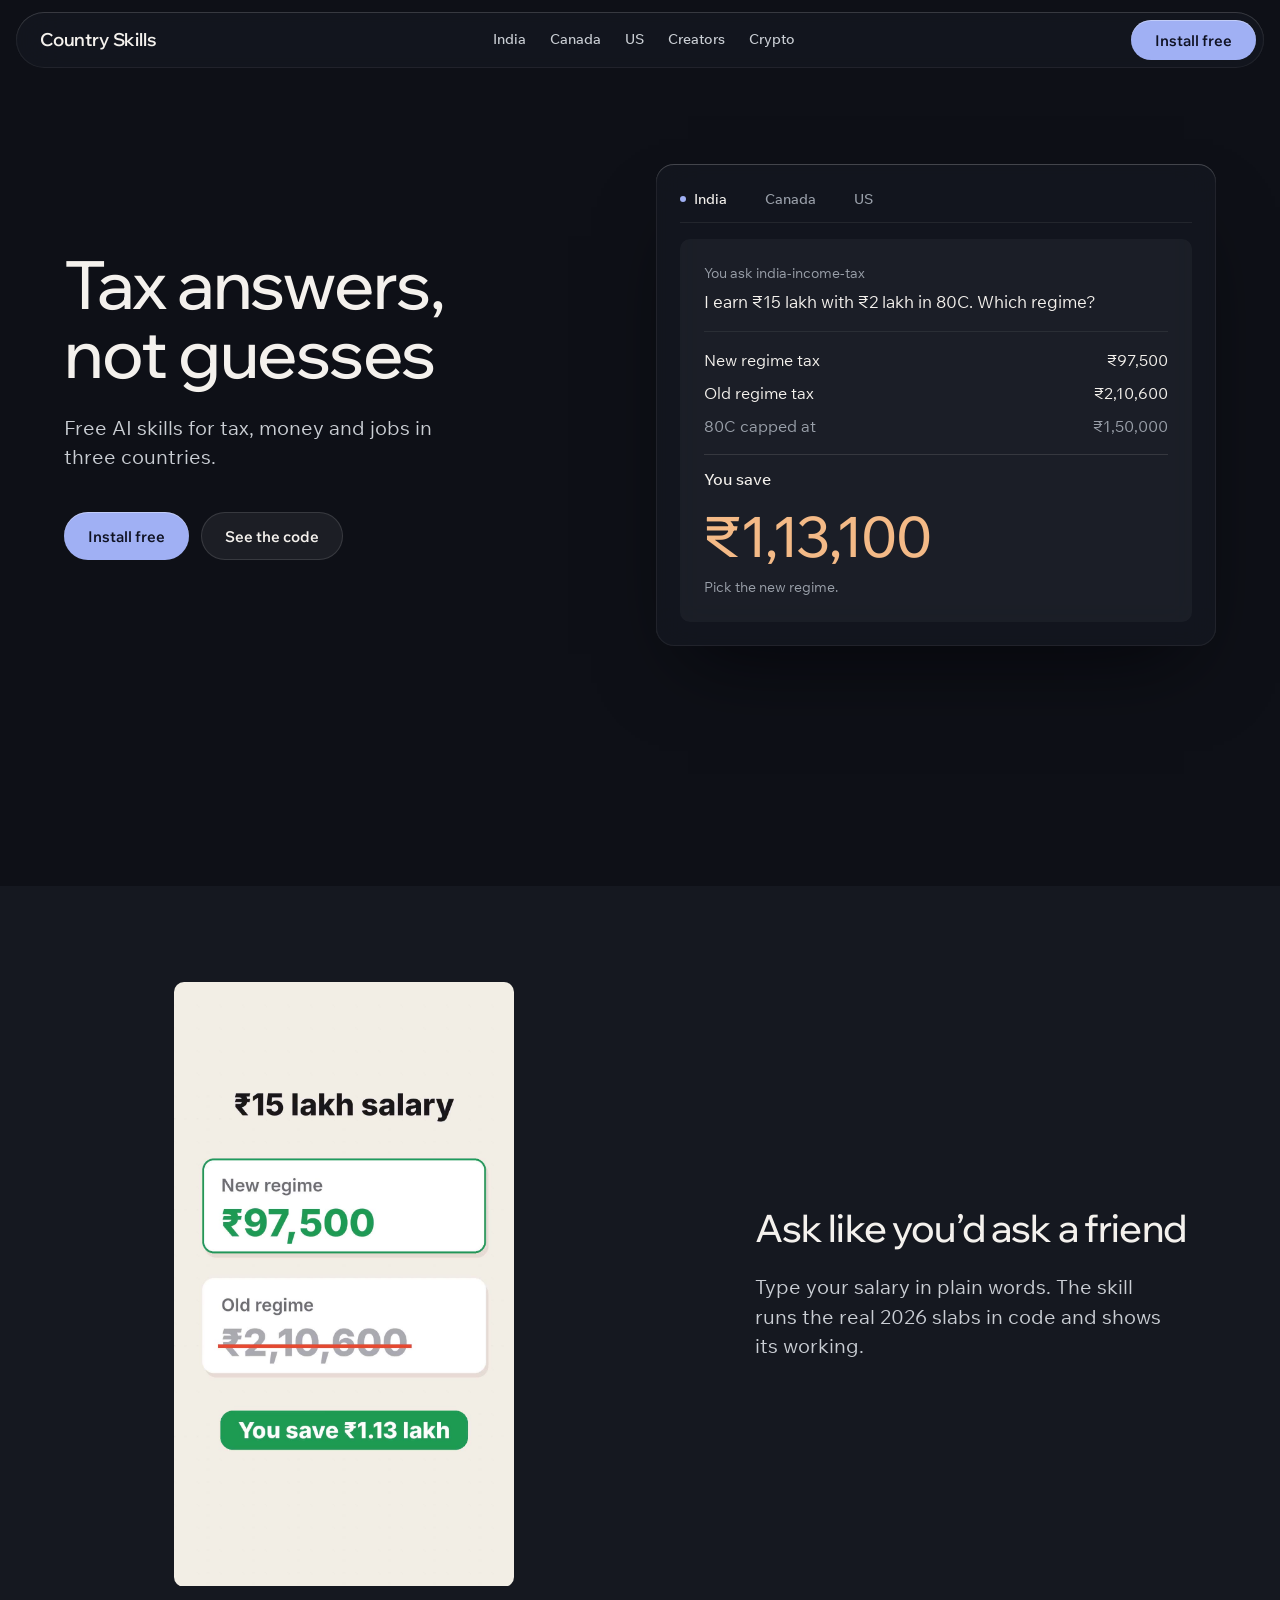
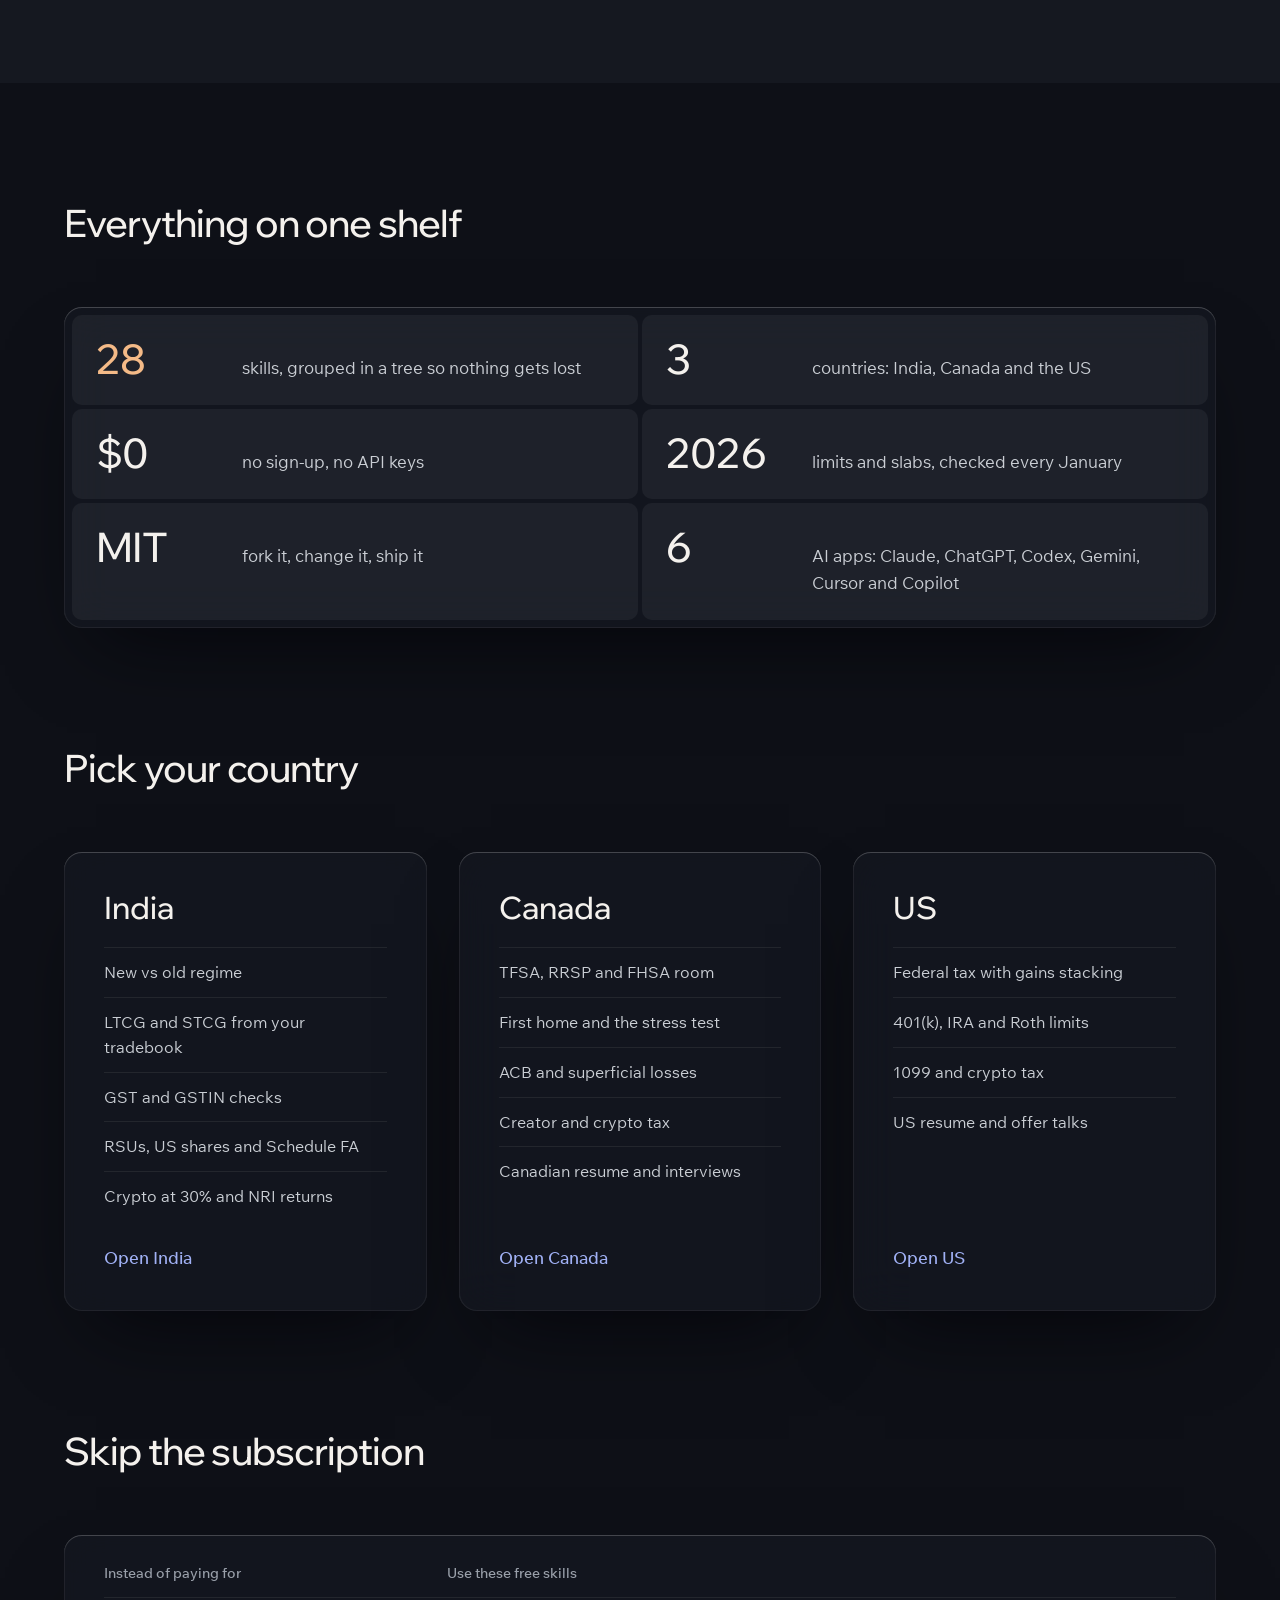
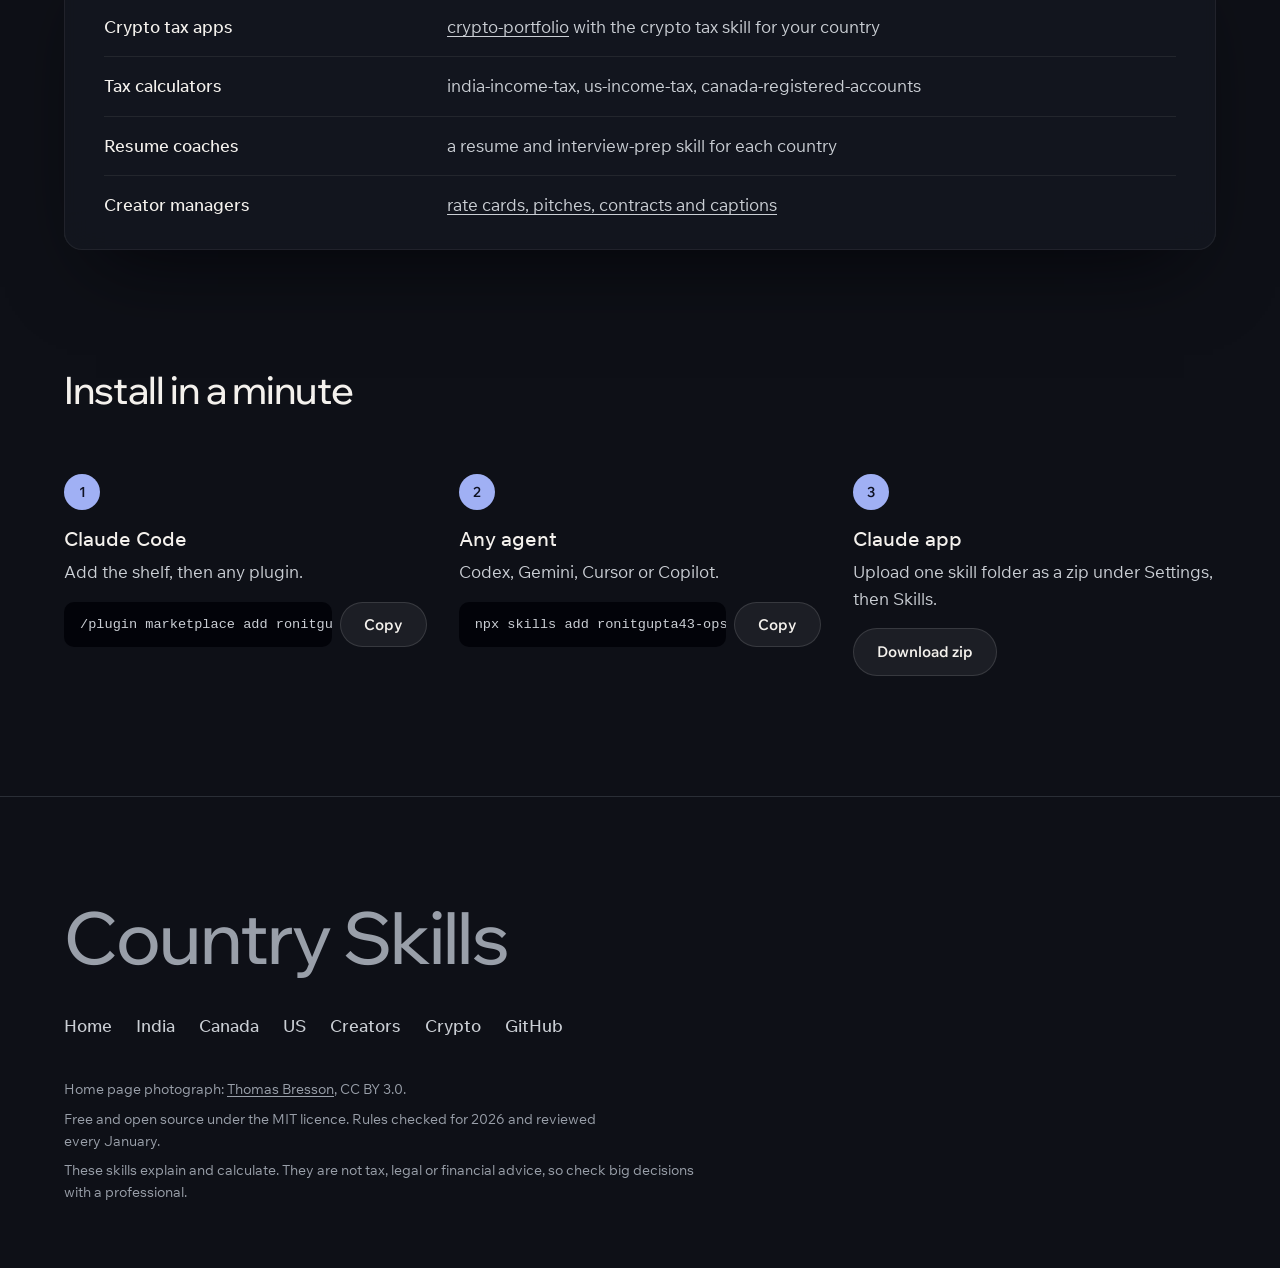
<file: docs/index.html>
<!doctype html>
<html lang="en">
<head>
<meta charset="utf-8">
<meta name="viewport" content="width=device-width, initial-scale=1">
<title>Country Skills: free AI skills for tax, money and jobs</title>
<meta name="description" content="Free, open-source AI skills for income tax, capital gains, crypto, resumes and creator deals in India, Canada and the US. Works with Claude, Codex, Gemini, Cursor and Copilot.">
<meta property="og:title" content="Country Skills: free AI skills for tax, money and jobs">
<meta property="og:description" content="Free, open-source AI skills for income tax, capital gains, crypto, resumes and creator deals in India, Canada and the US. Works with Claude, Codex, Gemini, Cursor and Copilot.">
<link rel="stylesheet" href="site.css">
</head>
<body class="fibre">
<!-- generated by tools/build_site.py from site-src/index.html; edit the source -->
<header class="container nav">
  <a class="wordmark" href="index.html">Country Skills</a>
  <ul><li><a href="india.html">India</a></li><li><a href="canada.html">Canada</a></li><li><a href="us.html">US</a></li><li><a href="creators.html">Creators</a></li><li><a href="crypto.html">Crypto</a></li></ul>
  <a class="btn btn--primary" href="index.html#install">Install free</a>
</header>
<main>
<div class="hour" aria-hidden="true"><img src="https://upload.wikimedia.org/wikipedia/commons/thumb/4/46/Vallee-brouillard.jpg/1920px-Vallee-brouillard.jpg" srcset="https://upload.wikimedia.org/wikipedia/commons/thumb/4/46/Vallee-brouillard.jpg/960px-Vallee-brouillard.jpg 960w, https://upload.wikimedia.org/wikipedia/commons/thumb/4/46/Vallee-brouillard.jpg/1280px-Vallee-brouillard.jpg 1280w, https://upload.wikimedia.org/wikipedia/commons/thumb/4/46/Vallee-brouillard.jpg/1920px-Vallee-brouillard.jpg 1920w" sizes="100vw" alt="" onerror="this.parentNode.remove()"></div>
<section class="container hero hero--hour">
  <div class="head">
    <h1>Tax answers, not guesses</h1>
    <p class="lead">Free AI skills for tax, money and jobs in three countries.</p>
    <div class="actions">
      <a class="btn btn--primary" href="#install">Install free</a>
      <a class="btn btn--secondary" href="https://github.com/ronitgupta43-ops/country-skills">See the code</a>
    </div>
  </div>
  <div class="product" data-slot="answer-slip" data-kind="product" data-alt="A real answer from the skills, printed as a slip">
    <div class="printer" data-keep>
      <div class="printer-tabs" role="tablist" aria-label="Pick a country">
        <button type="button" role="tab" data-k="india" aria-selected="true">India</button>
        <button type="button" role="tab" data-k="canada" aria-selected="false">Canada</button>
        <button type="button" role="tab" data-k="us" aria-selected="false">US</button>
      </div>
      <div class="paper-out">
        <div class="slip" aria-live="polite">
          <p class="ask"><small>You ask india-income-tax</small>I earn ₹15 lakh with ₹2 lakh in 80C. Which regime?</p>
          <div class="row"><span>New regime tax</span><span>₹97,500</span></div>
          <div class="row"><span>Old regime tax</span><span>₹2,10,600</span></div>
          <div class="row quiet"><span>80C capped at</span><span>₹1,50,000</span></div>
          <div class="row total"><span>You save</span><span></span></div>
          <span class="big"><span class="mark">₹1,13,100</span></span>
          <p class="note">Pick the new regime.</p>
        </div>
      </div>
    </div>
  </div>
</section>

<section class="band">
  <div class="container two flip">
    <div class="words">
      <h2>Ask like you’d ask a friend</h2>
      <p class="lead">Type your salary in plain words. The skill runs the real 2026 slabs in code and shows its working.</p>
    </div>
    <div class="media phone">
      <video src="media/tax-regime.mp4" poster="media/tax-regime-poster.jpg" autoplay muted loop playsinline aria-label="Short video: new vs old tax regime worked out for a ₹15 lakh salary"></video>
    </div>
  </div>
</section>

<section class="container section">
  <h2>Everything on one shelf</h2>
  <div class="wall">
    <div class="sheet sheet--fluoro w5" style="--r:-1.2deg"><span class="fig">28</span><p>skills, grouped in a tree so nothing gets lost</p></div>
    <div class="sheet w4" style="--r:0.8deg"><span class="fig">3</span><p>countries: India, Canada and the US</p></div>
    <div class="sheet w3" style="--r:-0.6deg"><span class="fig">$0</span><p>no sign-up, no API keys</p></div>
    <div class="sheet w4" style="--r:0.5deg"><span class="fig">2026</span><p>limits and slabs, checked every January</p></div>
    <div class="sheet w3" style="--r:-1deg"><span class="fig">MIT</span><p>fork it, change it, ship it</p></div>
    <div class="sheet w5"><span class="fig">6</span><p>AI apps: Claude, ChatGPT, Codex, Gemini, Cursor and Copilot</p></div>
  </div>
</section>

<section class="container section">
  <h2>Pick your country</h2>
  <div class="boards">
    <a class="board sheet" href="india.html" style="--r:-0.8deg"><span class="name">India</span>
      <ul><li>New vs old regime</li><li>LTCG and STCG from your tradebook</li><li>GST and GSTIN checks</li><li>RSUs, US shares and Schedule FA</li><li>Crypto at 30% and NRI returns</li></ul><span class="go">Open India</span></a>
    <a class="board sheet" href="canada.html" style="--r:0.6deg"><span class="name">Canada</span>
      <ul><li>TFSA, RRSP and FHSA room</li><li>First home and the stress test</li><li>ACB and superficial losses</li><li>Creator and crypto tax</li><li>Canadian resume and interviews</li></ul><span class="go">Open Canada</span></a>
    <a class="board sheet" href="us.html" style="--r:-0.4deg"><span class="name">US</span>
      <ul><li>Federal tax with gains stacking</li><li>401(k), IRA and Roth limits</li><li>1099 and crypto tax</li><li>US resume and offer talks</li></ul><span class="go">Open US</span></a>
  </div>
</section>

<section class="container section">
  <h2>Skip the subscription</h2>
  <div class="typed sheet sheet--card">
    <table>
      <thead><tr><th scope="col">Instead of paying for</th><th scope="col">Use these free skills</th></tr></thead>
      <tbody>
        <tr><td>Crypto tax apps</td><td><a href="crypto.html">crypto-portfolio</a> with the crypto tax skill for your country</td></tr>
        <tr><td>Tax calculators</td><td>india-income-tax, us-income-tax, canada-registered-accounts</td></tr>
        <tr><td>Resume coaches</td><td>a resume and interview-prep skill for each country</td></tr>
        <tr><td>Creator managers</td><td><a href="creators.html">rate cards, pitches, contracts and captions</a></td></tr>
      </tbody>
    </table>
  </div>
</section>

<section class="container section" id="install">
  <h2>Install in a minute</h2>
  <ol class="steps">
    <li><h3>Claude Code</h3><p>Add the shelf, then any plugin.</p>
      <div class="cmd"><code>/plugin marketplace add ronitgupta43-ops/country-skills</code><button class="btn btn--secondary copy" type="button">Copy</button></div></li>
    <li><h3>Any agent</h3><p>Codex, Gemini, Cursor or Copilot.</p>
      <div class="cmd"><code>npx skills add ronitgupta43-ops/country-skills</code><button class="btn btn--secondary copy" type="button">Copy</button></div></li>
    <li><h3>Claude app</h3><p>Upload one skill folder as a zip under Settings, then Skills.</p>
      <div class="cmd"><a class="btn btn--secondary" href="https://github.com/ronitgupta43-ops/country-skills/archive/refs/heads/main.zip">Download zip</a></div></li>
  </ol>
</section>
</main>
<footer class="container footer">
  <p class="mast">Country Skills</p>
  <nav aria-label="Footer"><ul><li><a href="index.html">Home</a></li><li><a href="india.html">India</a></li><li><a href="canada.html">Canada</a></li><li><a href="us.html">US</a></li><li><a href="creators.html">Creators</a></li><li><a href="crypto.html">Crypto</a></li><li><a href="https://github.com/ronitgupta43-ops/country-skills">GitHub</a></li></ul></nav>
  <p>Home page photograph: <a href="https://commons.wikimedia.org/wiki/File:Vallee-brouillard.jpg">Thomas Bresson</a>, CC BY 3.0.</p>
  <p>Free and open source under the MIT licence. Rules checked for 2026 and reviewed every January.</p>
  <p>These skills explain and calculate. They are not tax, legal or financial advice, so check big decisions with a professional.</p>
</footer>
<script src="calc.js"></script>
<script src="site.js"></script>
<script>window.hallmarkSlots = (m) => { for (const [k, v] of Object.entries(m)) { const s = document.querySelector(`[data-slot="${k}"]`); if (!s) continue; const im = new Image(); im.src = typeof v === 'string' ? v : v.src; im.alt = (typeof v === 'object' && v.alt) || s.dataset.alt || ''; s.querySelectorAll(':scope > img').forEach((o) => o.remove()); s.prepend(im); } };
document.querySelectorAll('[data-slot] img').forEach((i) => { if (i.complete && !i.naturalWidth) i.remove(); else i.addEventListener('error', () => i.remove(), { once: true }); });</script>
</body>
</html>
</file>
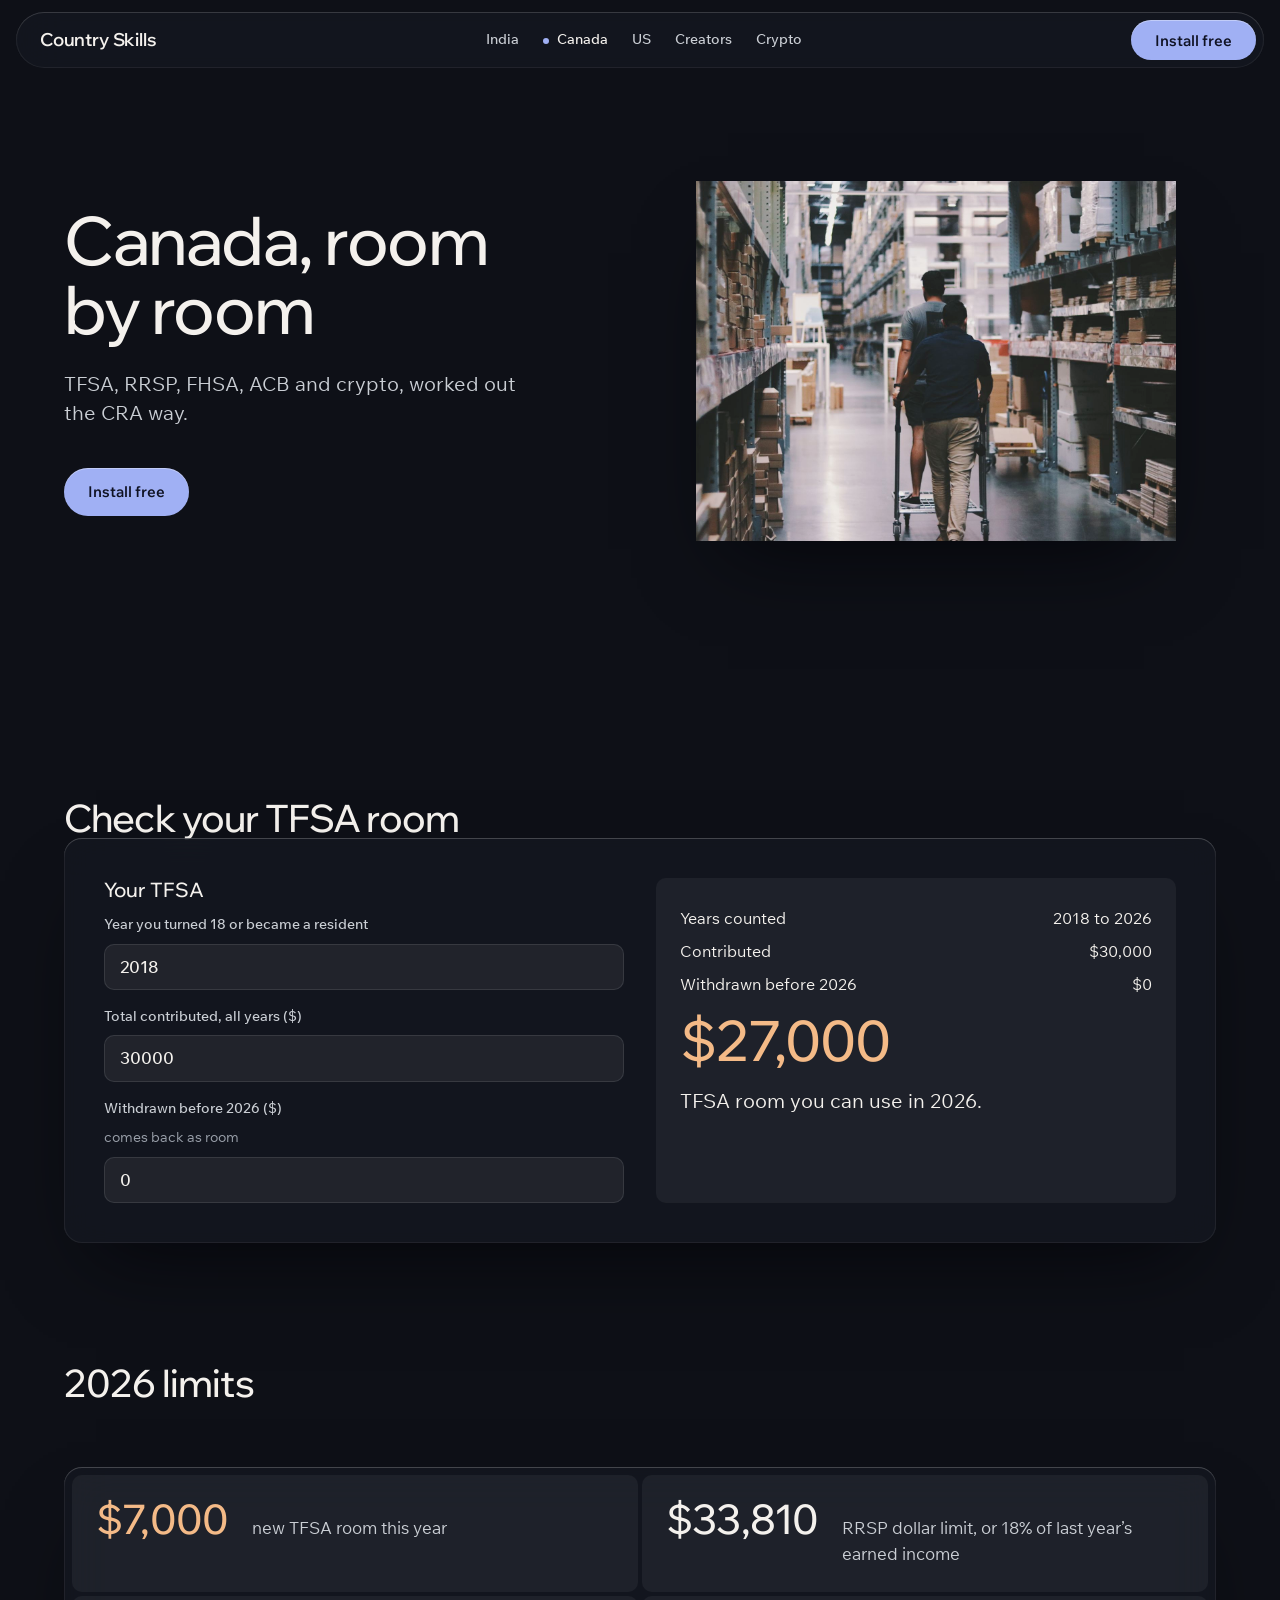
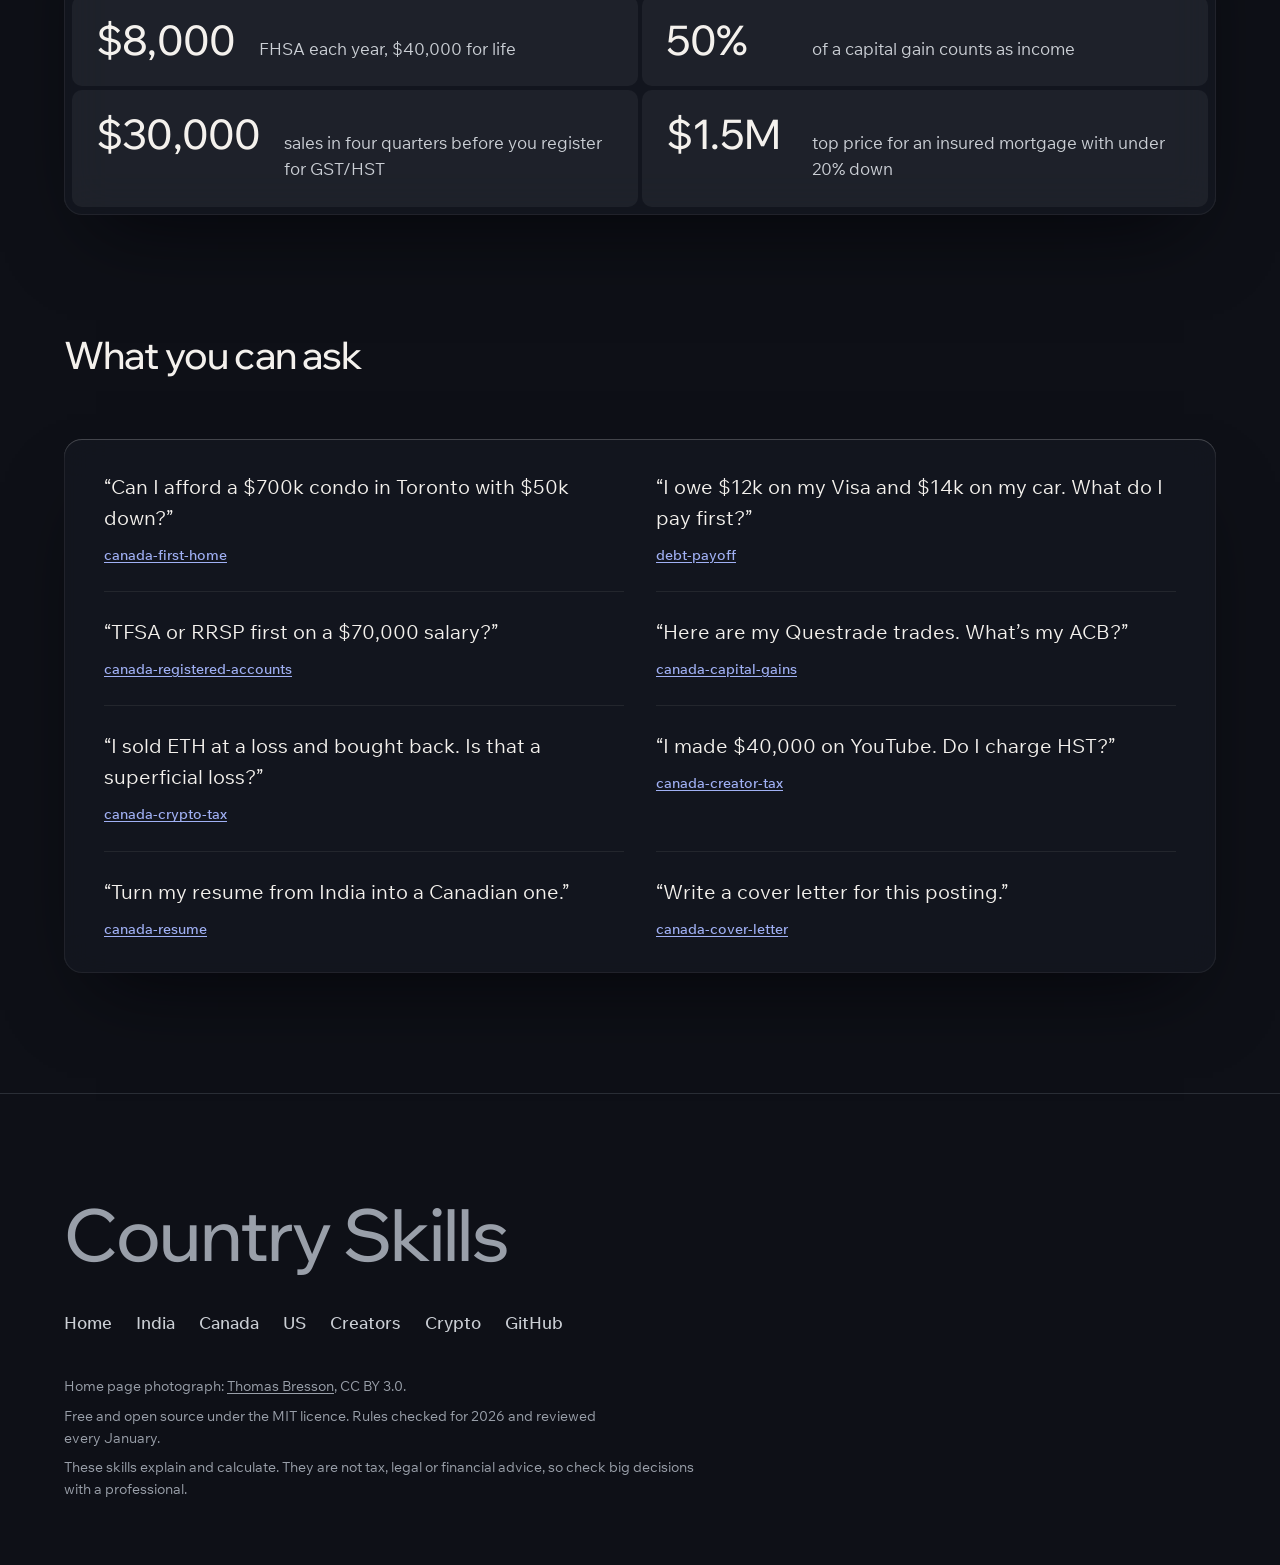
<file: docs/canada.html>
<!doctype html>
<html lang="en">
<head>
<meta charset="utf-8">
<meta name="viewport" content="width=device-width, initial-scale=1">
<title>Canada tax skills: TFSA, RRSP, FHSA, ACB, crypto</title>
<meta name="description" content="Free AI skills for TFSA, RRSP and FHSA room, adjusted cost base, superficial losses, creator and crypto tax, plus Canadian resumes and interviews.">
<meta property="og:title" content="Canada tax skills: TFSA, RRSP, FHSA, ACB, crypto">
<meta property="og:description" content="Free AI skills for TFSA, RRSP and FHSA room, adjusted cost base, superficial losses, creator and crypto tax, plus Canadian resumes and interviews.">
<link rel="stylesheet" href="site.css">
</head>
<body class="fibre">
<!-- generated by tools/build_site.py from site-src/canada.html; edit the source -->
<header class="container nav">
  <a class="wordmark" href="index.html">Country Skills</a>
  <ul><li><a href="india.html">India</a></li><li><a href="canada.html" aria-current="page">Canada</a></li><li><a href="us.html">US</a></li><li><a href="creators.html">Creators</a></li><li><a href="crypto.html">Crypto</a></li></ul>
  <a class="btn btn--primary" href="index.html#install">Install free</a>
</header>
<main>
<section class="container hero">
  <div class="head">
    <h1>Canada, room by room</h1>
    <p class="lead">TFSA, RRSP, FHSA, ACB and crypto, worked out the CRA way.</p>
    <div class="actions"><a class="btn btn--primary" href="index.html#install">Install free</a></div>
  </div>
  <figure class="product sheet sheet--card photo" style="--r:-0.8deg" data-slot="canada" data-alt="Warehouse aisles stacked with boxes">
    <img src="img/warehouse.jpg" alt="Warehouse aisles stacked with boxes">
  </figure>
</section>

<section class="container section">
  <h2>Check your TFSA room</h2>
  <div class="calc sheet sheet--card">
    <form data-calc="canada">
      <fieldset>
        <legend>Your TFSA</legend>
        <label>Year you turned 18 or became a resident<input name="start" type="number" inputmode="numeric" min="2009" max="2026" value="2018"></label>
        <label>Total contributed, all years ($)<input name="contributed" type="number" inputmode="numeric" min="0" step="500" value="30000"></label>
        <label>Withdrawn before 2026 ($) <span class="hint">comes back as room</span><input name="withdrawn" type="number" inputmode="numeric" min="0" step="500" value="0"></label>
      </fieldset>
    </form>
    <div class="result sheet--fluoro" aria-live="polite"><p>Fill in the form to see your room.</p></div>
  </div>
</section>

<section class="container section">
  <h2>2026 limits</h2>
  <div class="wall">
    <div class="sheet sheet--fluoro w4" style="--r:-1deg"><span class="fig">$7,000</span><p>new TFSA room this year</p></div>
    <div class="sheet w4" style="--r:0.6deg"><span class="fig">$33,810</span><p>RRSP dollar limit, or 18% of last year’s earned income</p></div>
    <div class="sheet w4" style="--r:-0.5deg"><span class="fig">$8,000</span><p>FHSA each year, $40,000 for life</p></div>
    <div class="sheet w6" style="--r:0.8deg"><span class="fig">50%</span><p>of a capital gain counts as income</p></div>
    <div class="sheet w6" style="--r:-0.7deg"><span class="fig">$30,000</span><p>sales in four quarters before you register for GST/HST</p></div>
    <div class="sheet w6" style="--r:0.5deg"><span class="fig">$1.5M</span><p>top price for an insured mortgage with under 20% down</p></div>
  </div>
</section>

<section class="container section">
  <h2>What you can ask</h2>
  <ul class="asks">
    <li><q>Can I afford a $700k condo in Toronto with $50k down?</q><a href="https://github.com/ronitgupta43-ops/country-skills/blob/main/plugins/canada-finance/skills/canada-first-home/SKILL.md">canada-first-home</a></li>
    <li><q>I owe $12k on my Visa and $14k on my car. What do I pay first?</q><a href="https://github.com/ronitgupta43-ops/country-skills/blob/main/plugins/money/skills/debt-payoff/SKILL.md">debt-payoff</a></li>
    <li><q>TFSA or RRSP first on a $70,000 salary?</q><a href="https://github.com/ronitgupta43-ops/country-skills/blob/main/plugins/canada-finance/skills/canada-registered-accounts/SKILL.md">canada-registered-accounts</a></li>
    <li><q>Here are my Questrade trades. What’s my ACB?</q><a href="https://github.com/ronitgupta43-ops/country-skills/blob/main/plugins/canada-finance/skills/canada-capital-gains/SKILL.md">canada-capital-gains</a></li>
    <li><q>I sold ETH at a loss and bought back. Is that a superficial loss?</q><a href="https://github.com/ronitgupta43-ops/country-skills/blob/main/plugins/canada-finance/skills/canada-crypto-tax/SKILL.md">canada-crypto-tax</a></li>
    <li><q>I made $40,000 on YouTube. Do I charge HST?</q><a href="https://github.com/ronitgupta43-ops/country-skills/blob/main/plugins/canada-finance/skills/canada-creator-tax/SKILL.md">canada-creator-tax</a></li>
    <li><q>Turn my resume from India into a Canadian one.</q><a href="https://github.com/ronitgupta43-ops/country-skills/blob/main/plugins/canada-jobs/skills/canada-resume/SKILL.md">canada-resume</a></li>
    <li><q>Write a cover letter for this posting.</q><a href="https://github.com/ronitgupta43-ops/country-skills/blob/main/plugins/canada-jobs/skills/canada-cover-letter/SKILL.md">canada-cover-letter</a></li>
  </ul>
</section>
</main>
<footer class="container footer">
  <p class="mast">Country Skills</p>
  <nav aria-label="Footer"><ul><li><a href="index.html">Home</a></li><li><a href="india.html">India</a></li><li><a href="canada.html" aria-current="page">Canada</a></li><li><a href="us.html">US</a></li><li><a href="creators.html">Creators</a></li><li><a href="crypto.html">Crypto</a></li><li><a href="https://github.com/ronitgupta43-ops/country-skills">GitHub</a></li></ul></nav>
  <p>Home page photograph: <a href="https://commons.wikimedia.org/wiki/File:Vallee-brouillard.jpg">Thomas Bresson</a>, CC BY 3.0.</p>
  <p>Free and open source under the MIT licence. Rules checked for 2026 and reviewed every January.</p>
  <p>These skills explain and calculate. They are not tax, legal or financial advice, so check big decisions with a professional.</p>
</footer>
<script src="calc.js"></script>
<script src="site.js"></script>
<script>window.hallmarkSlots = (m) => { for (const [k, v] of Object.entries(m)) { const s = document.querySelector(`[data-slot="${k}"]`); if (!s) continue; const im = new Image(); im.src = typeof v === 'string' ? v : v.src; im.alt = (typeof v === 'object' && v.alt) || s.dataset.alt || ''; s.querySelectorAll(':scope > img').forEach((o) => o.remove()); s.prepend(im); } };
document.querySelectorAll('[data-slot] img').forEach((i) => { if (i.complete && !i.naturalWidth) i.remove(); else i.addEventListener('error', () => i.remove(), { once: true }); });</script>
</body>
</html>
</file>
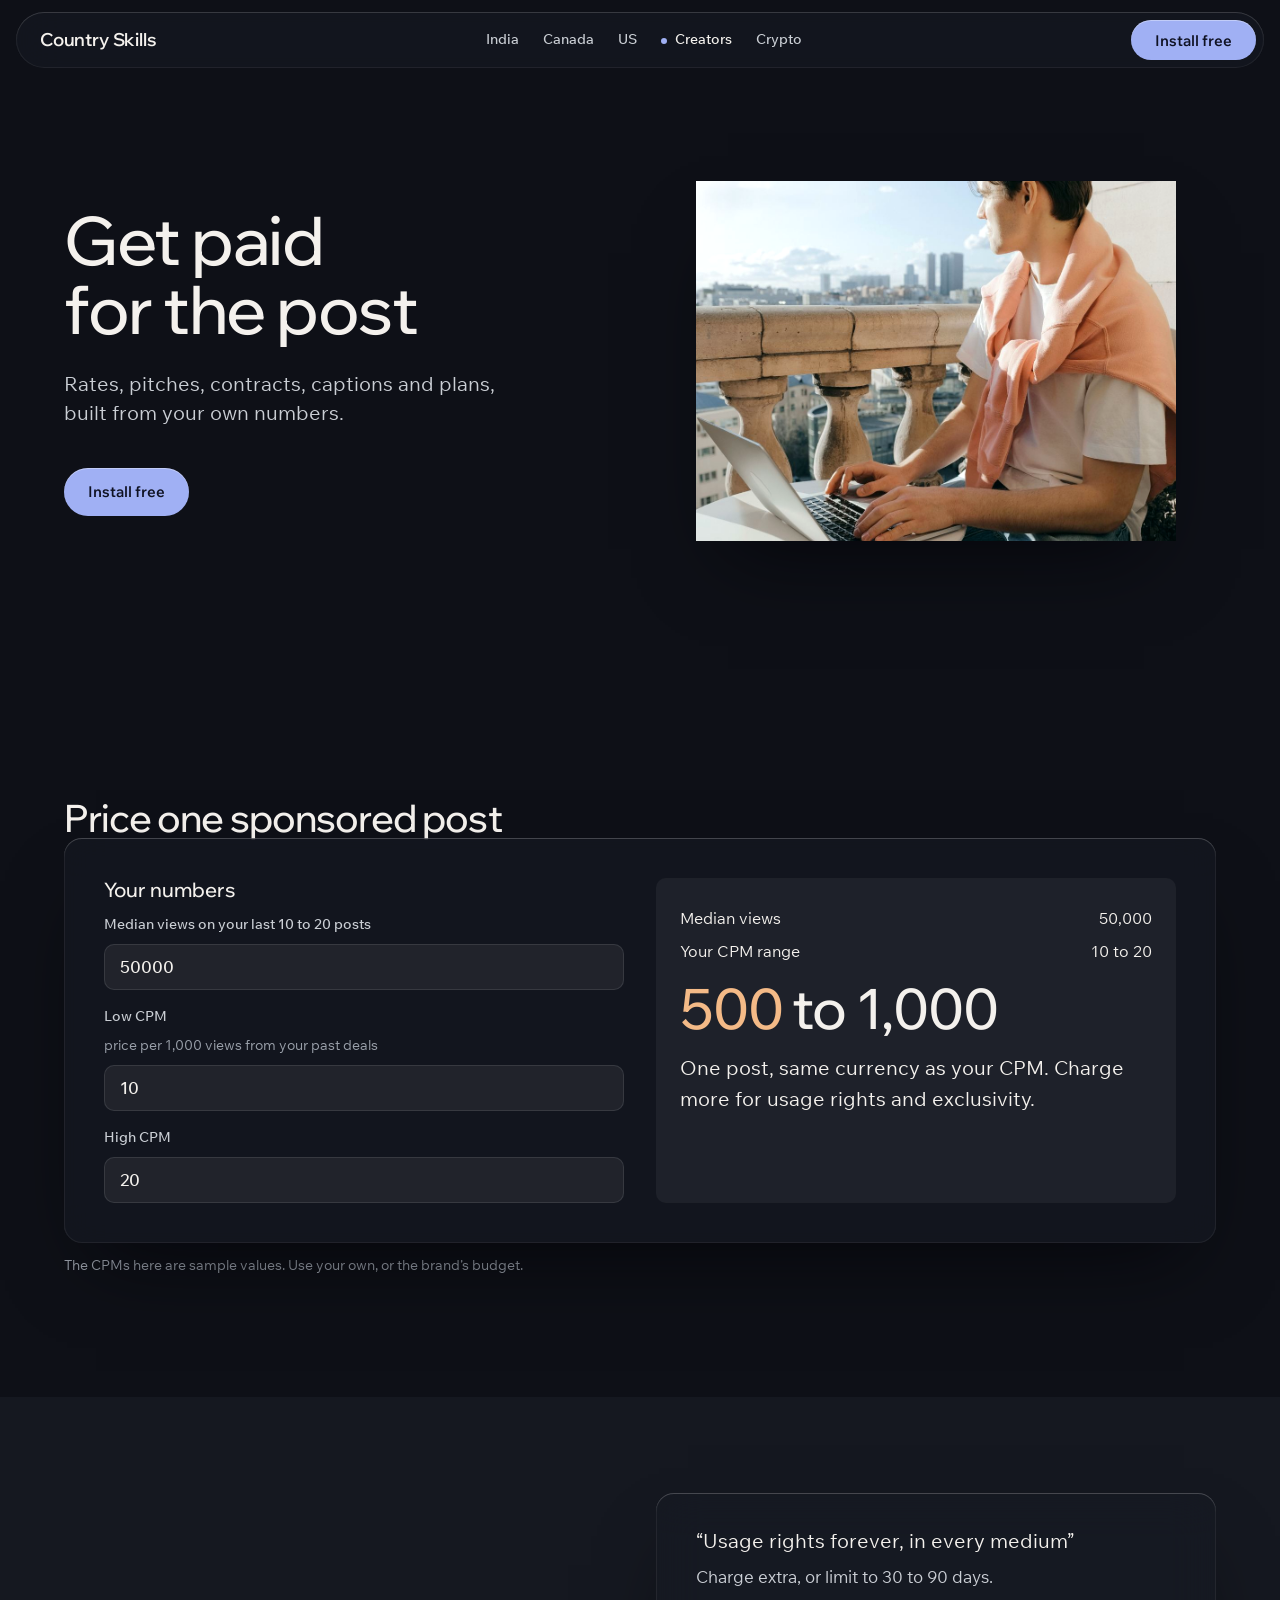
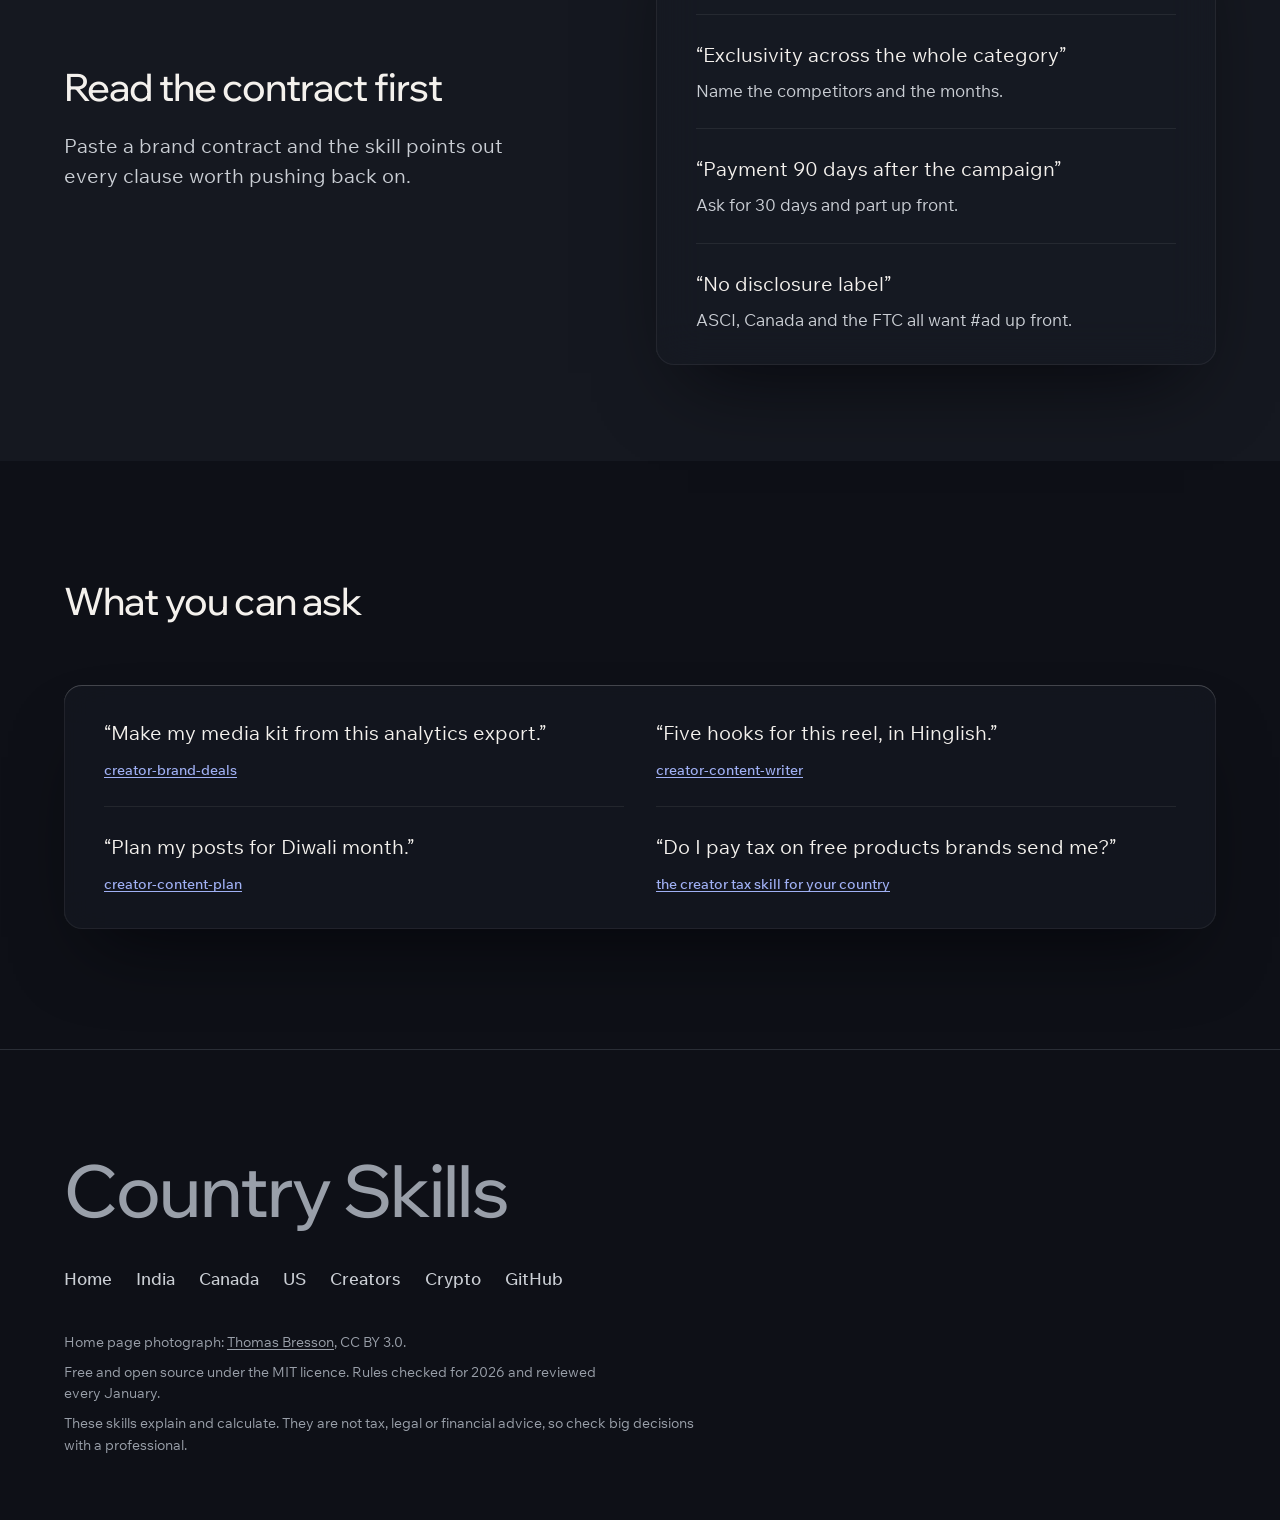
<file: docs/creators.html>
<!doctype html>
<html lang="en">
<head>
<meta charset="utf-8">
<meta name="viewport" content="width=device-width, initial-scale=1">
<title>Creator skills: brand deal rates, captions, content plans</title>
<meta name="description" content="Free AI skills for creators: rate cards from your own views, pitch emails, contract red flags, disclosure rules, captions in Hinglish and Punjabi, and content calendars.">
<meta property="og:title" content="Creator skills: brand deal rates, captions, content plans">
<meta property="og:description" content="Free AI skills for creators: rate cards from your own views, pitch emails, contract red flags, disclosure rules, captions in Hinglish and Punjabi, and content calendars.">
<link rel="stylesheet" href="site.css">
</head>
<body class="fibre">
<!-- generated by tools/build_site.py from site-src/creators.html; edit the source -->
<header class="container nav">
  <a class="wordmark" href="index.html">Country Skills</a>
  <ul><li><a href="india.html">India</a></li><li><a href="canada.html">Canada</a></li><li><a href="us.html">US</a></li><li><a href="creators.html" aria-current="page">Creators</a></li><li><a href="crypto.html">Crypto</a></li></ul>
  <a class="btn btn--primary" href="index.html#install">Install free</a>
</header>
<main>
<section class="container hero">
  <div class="head">
    <h1>Get paid for the post</h1>
    <p class="lead">Rates, pitches, contracts, captions and plans, built from your own numbers.</p>
    <div class="actions"><a class="btn btn--primary" href="index.html#install">Install free</a></div>
  </div>
  <figure class="product sheet sheet--card photo" style="--r:-0.8deg" data-slot="creators" data-alt="A laptop open on a desk">
    <img src="img/laptop.jpg" alt="A laptop open on a desk">
  </figure>
</section>

<section class="container section">
  <h2>Price one sponsored post</h2>
  <div class="calc sheet sheet--card">
    <form data-calc="creator">
      <fieldset>
        <legend>Your numbers</legend>
        <label>Median views on your last 10 to 20 posts<input name="views" type="number" inputmode="numeric" min="0" step="1000" value="50000"></label>
        <label>Low CPM <span class="hint">price per 1,000 views from your past deals</span><input name="lo" type="number" inputmode="decimal" min="0" step="1" value="10"></label>
        <label>High CPM<input name="hi" type="number" inputmode="decimal" min="0" step="1" value="20"></label>
      </fieldset>
    </form>
    <div class="result sheet--fluoro" aria-live="polite"><p>Fill in the form to see a range.</p></div>
  </div>
  <p class="cap">The CPMs here are sample values. Use your own, or the brand’s budget.</p>
</section>

<section class="band">
  <div class="container two">
    <div class="words">
      <h2>Read the contract first</h2>
      <p class="lead">Paste a brand contract and the skill points out every clause worth pushing back on.</p>
    </div>
    <ul class="media sheet asks" style="--r:0.6deg">
      <li><q>Usage rights forever, in every medium</q>Charge extra, or limit to 30 to 90 days.</li>
      <li><q>Exclusivity across the whole category</q>Name the competitors and the months.</li>
      <li><q>Payment 90 days after the campaign</q>Ask for 30 days and part up front.</li>
      <li><q>No disclosure label</q>ASCI, Canada and the FTC all want #ad up front.</li>
    </ul>
  </div>
</section>

<section class="container section">
  <h2>What you can ask</h2>
  <ul class="asks">
    <li><q>Make my media kit from this analytics export.</q><a href="https://github.com/ronitgupta43-ops/country-skills/blob/main/plugins/creator/skills/creator-brand-deals/SKILL.md">creator-brand-deals</a></li>
    <li><q>Five hooks for this reel, in Hinglish.</q><a href="https://github.com/ronitgupta43-ops/country-skills/blob/main/plugins/creator/skills/creator-content-writer/SKILL.md">creator-content-writer</a></li>
    <li><q>Plan my posts for Diwali month.</q><a href="https://github.com/ronitgupta43-ops/country-skills/blob/main/plugins/creator/skills/creator-content-plan/SKILL.md">creator-content-plan</a></li>
    <li><q>Do I pay tax on free products brands send me?</q><a href="us.html">the creator tax skill for your country</a></li>
  </ul>
</section>
</main>
<footer class="container footer">
  <p class="mast">Country Skills</p>
  <nav aria-label="Footer"><ul><li><a href="index.html">Home</a></li><li><a href="india.html">India</a></li><li><a href="canada.html">Canada</a></li><li><a href="us.html">US</a></li><li><a href="creators.html" aria-current="page">Creators</a></li><li><a href="crypto.html">Crypto</a></li><li><a href="https://github.com/ronitgupta43-ops/country-skills">GitHub</a></li></ul></nav>
  <p>Home page photograph: <a href="https://commons.wikimedia.org/wiki/File:Vallee-brouillard.jpg">Thomas Bresson</a>, CC BY 3.0.</p>
  <p>Free and open source under the MIT licence. Rules checked for 2026 and reviewed every January.</p>
  <p>These skills explain and calculate. They are not tax, legal or financial advice, so check big decisions with a professional.</p>
</footer>
<script src="calc.js"></script>
<script src="site.js"></script>
<script>window.hallmarkSlots = (m) => { for (const [k, v] of Object.entries(m)) { const s = document.querySelector(`[data-slot="${k}"]`); if (!s) continue; const im = new Image(); im.src = typeof v === 'string' ? v : v.src; im.alt = (typeof v === 'object' && v.alt) || s.dataset.alt || ''; s.querySelectorAll(':scope > img').forEach((o) => o.remove()); s.prepend(im); } };
document.querySelectorAll('[data-slot] img').forEach((i) => { if (i.complete && !i.naturalWidth) i.remove(); else i.addEventListener('error', () => i.remove(), { once: true }); });</script>
</body>
</html>
</file>
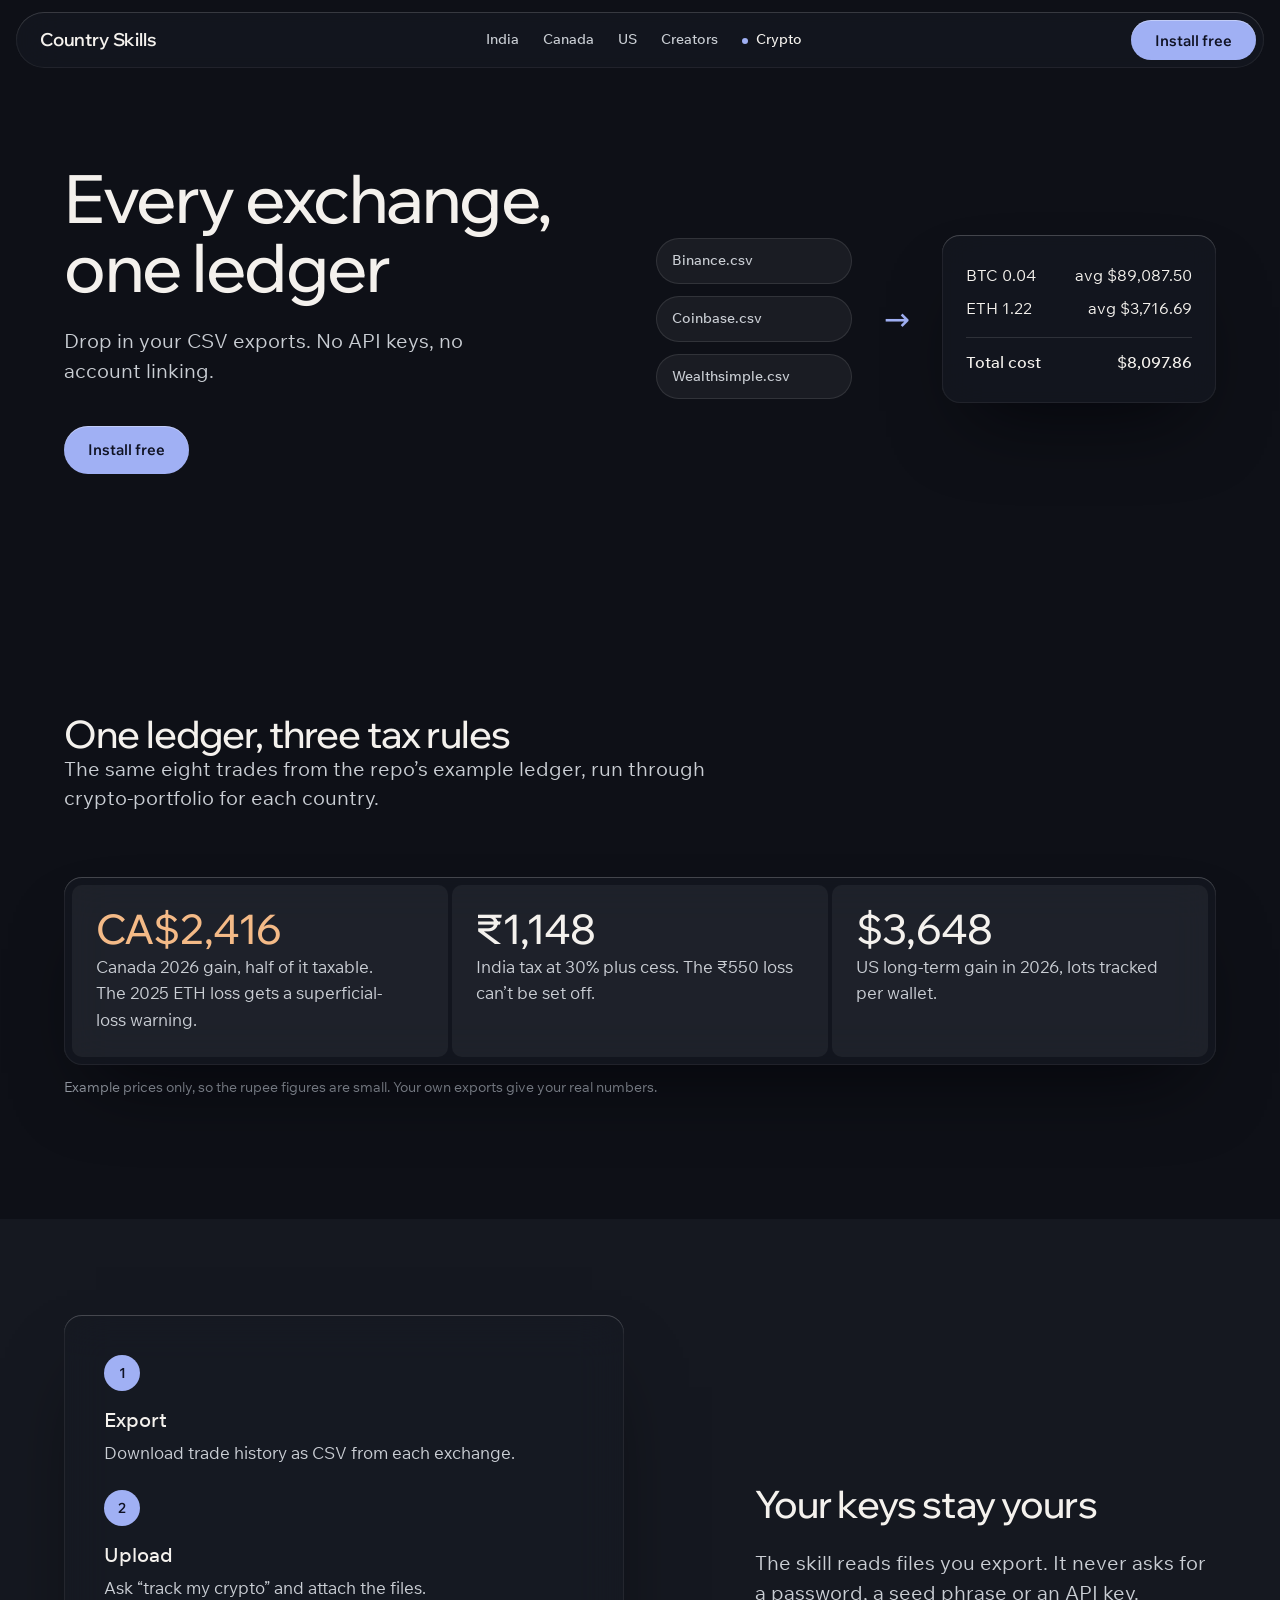
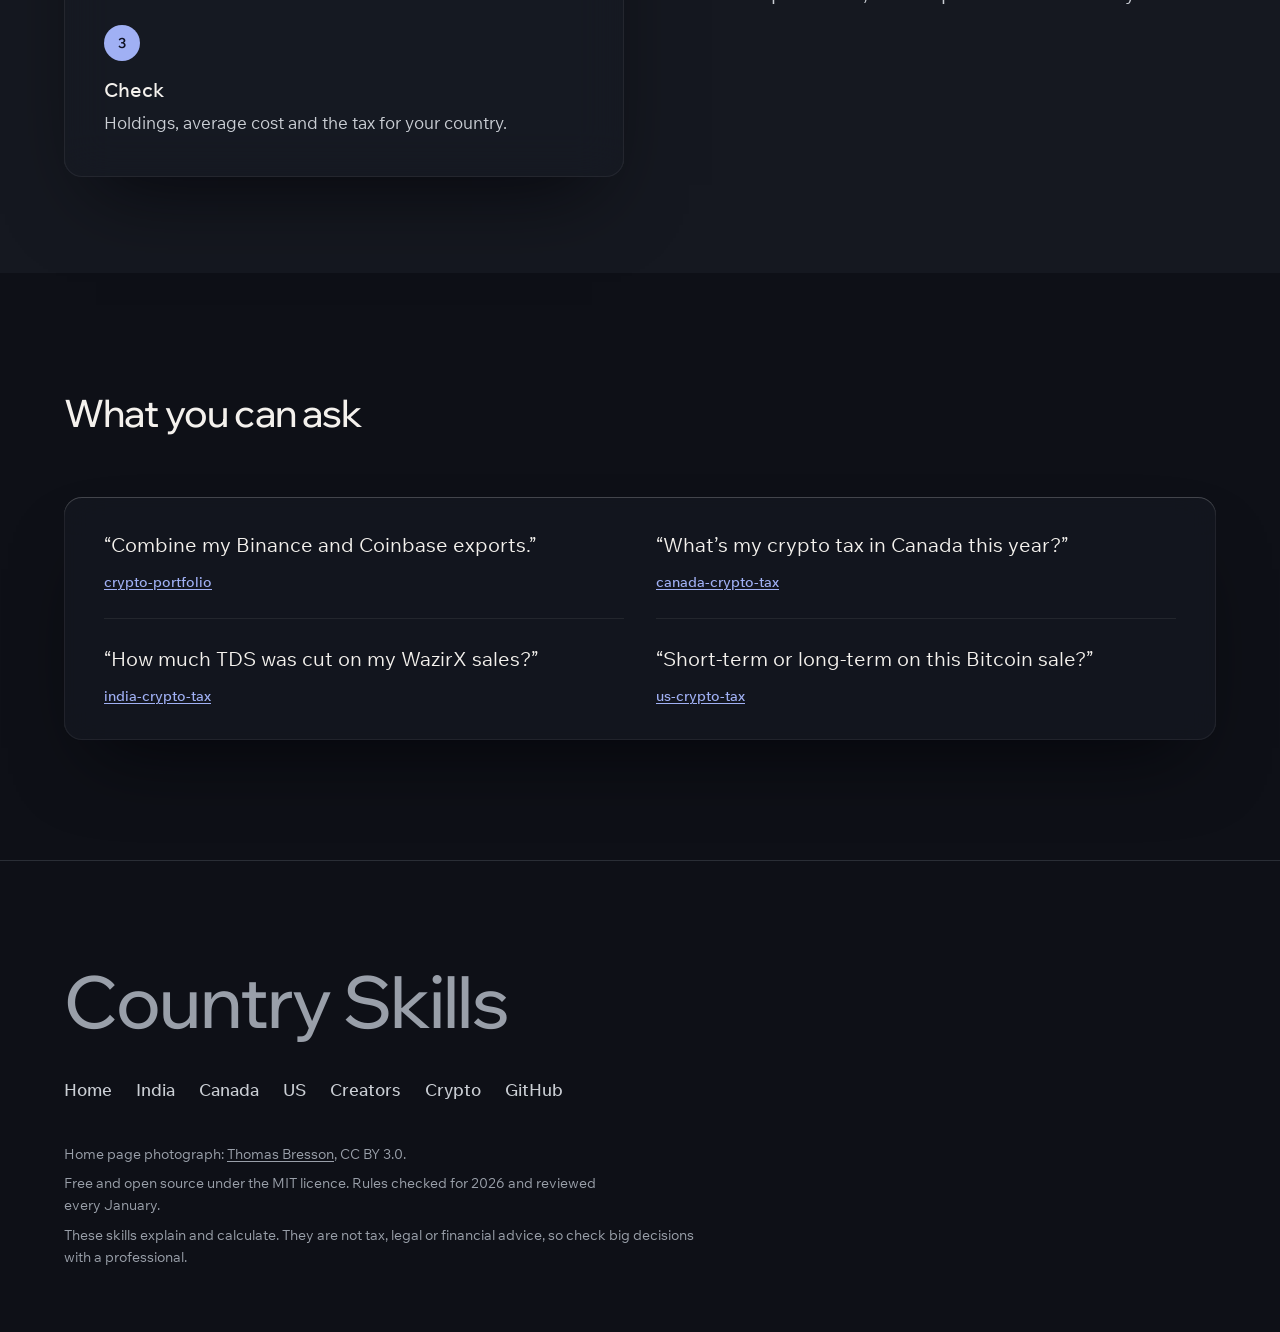
<file: docs/crypto.html>
<!doctype html>
<html lang="en">
<head>
<meta charset="utf-8">
<meta name="viewport" content="width=device-width, initial-scale=1">
<title>Crypto portfolio and tax skills, no API keys</title>
<meta name="description" content="Free AI skill that merges Binance, Coinbase, Kraken, Wealthsimple, WazirX and CoinDCX exports into one ledger, then works out crypto tax for Canada, India or the US.">
<meta property="og:title" content="Crypto portfolio and tax skills, no API keys">
<meta property="og:description" content="Free AI skill that merges Binance, Coinbase, Kraken, Wealthsimple, WazirX and CoinDCX exports into one ledger, then works out crypto tax for Canada, India or the US.">
<link rel="stylesheet" href="site.css">
</head>
<body class="fibre">
<!-- generated by tools/build_site.py from site-src/crypto.html; edit the source -->
<header class="container nav">
  <a class="wordmark" href="index.html">Country Skills</a>
  <ul><li><a href="india.html">India</a></li><li><a href="canada.html">Canada</a></li><li><a href="us.html">US</a></li><li><a href="creators.html">Creators</a></li><li><a href="crypto.html" aria-current="page">Crypto</a></li></ul>
  <a class="btn btn--primary" href="index.html#install">Install free</a>
</header>
<main>
<section class="container hero">
  <div class="head">
    <h1>Every exchange, one ledger</h1>
    <p class="lead">Drop in your CSV exports. No API keys, no account linking.</p>
    <div class="actions"><a class="btn btn--primary" href="index.html#install">Install free</a></div>
  </div>
  <div class="product merge" data-slot="ledger" data-kind="product" data-alt="Exchange exports merging into one ledger">
    <div class="sources" data-keep>
      <div class="sheet" style="--r:-1deg">Binance.csv</div>
      <div class="sheet" style="--r:0.8deg">Coinbase.csv</div>
      <div class="sheet" style="--r:-0.5deg">Wealthsimple.csv</div>
    </div>
    <span class="arrow" aria-hidden="true" data-keep>→</span>
    <div class="ledger sheet sheet--card" data-keep>
      <div class="row"><span>BTC 0.04</span><span>avg $89,087.50</span></div>
      <div class="row"><span>ETH 1.22</span><span>avg $3,716.69</span></div>
      <div class="row total"><span>Total cost</span><span>$8,097.86</span></div>
    </div>
  </div>
</section>

<section class="container section">
  <h2>One ledger, three tax rules</h2>
  <p class="lead">The same eight trades from the repo’s example ledger, run through crypto-portfolio for each country.</p>
  <div class="wall">
    <div class="sheet sheet--fluoro w4" style="--r:-0.8deg"><span class="fig">CA$2,416</span><p>Canada 2026 gain, half of it taxable. The 2025 ETH loss gets a superficial-loss warning.</p></div>
    <div class="sheet w4" style="--r:0.6deg"><span class="fig">₹1,148</span><p>India tax at 30% plus cess. The ₹550 loss can’t be set off.</p></div>
    <div class="sheet w4" style="--r:-0.5deg"><span class="fig">$3,648</span><p>US long-term gain in 2026, lots tracked per wallet.</p></div>
  </div>
  <p class="cap">Example prices only, so the rupee figures are small. Your own exports give your real numbers.</p>
</section>

<section class="band">
  <div class="container two flip">
    <div class="words">
      <h2>Your keys stay yours</h2>
      <p class="lead">The skill reads files you export. It never asks for a password, a seed phrase or an API key.</p>
    </div>
    <ol class="media sheet steps" style="--r:-0.6deg">
      <li><h3>Export</h3><p>Download trade history as CSV from each exchange.</p></li>
      <li><h3>Upload</h3><p>Ask “track my crypto” and attach the files.</p></li>
      <li><h3>Check</h3><p>Holdings, average cost and the tax for your country.</p></li>
    </ol>
  </div>
</section>

<section class="container section">
  <h2>What you can ask</h2>
  <ul class="asks">
    <li><q>Combine my Binance and Coinbase exports.</q><a href="https://github.com/ronitgupta43-ops/country-skills/blob/main/plugins/crypto/skills/crypto-portfolio/SKILL.md">crypto-portfolio</a></li>
    <li><q>What’s my crypto tax in Canada this year?</q><a href="https://github.com/ronitgupta43-ops/country-skills/blob/main/plugins/canada-finance/skills/canada-crypto-tax/SKILL.md">canada-crypto-tax</a></li>
    <li><q>How much TDS was cut on my WazirX sales?</q><a href="https://github.com/ronitgupta43-ops/country-skills/blob/main/plugins/india-finance/skills/india-crypto-tax/SKILL.md">india-crypto-tax</a></li>
    <li><q>Short-term or long-term on this Bitcoin sale?</q><a href="https://github.com/ronitgupta43-ops/country-skills/blob/main/plugins/us-finance/skills/us-crypto-tax/SKILL.md">us-crypto-tax</a></li>
  </ul>
</section>
</main>
<footer class="container footer">
  <p class="mast">Country Skills</p>
  <nav aria-label="Footer"><ul><li><a href="index.html">Home</a></li><li><a href="india.html">India</a></li><li><a href="canada.html">Canada</a></li><li><a href="us.html">US</a></li><li><a href="creators.html">Creators</a></li><li><a href="crypto.html" aria-current="page">Crypto</a></li><li><a href="https://github.com/ronitgupta43-ops/country-skills">GitHub</a></li></ul></nav>
  <p>Home page photograph: <a href="https://commons.wikimedia.org/wiki/File:Vallee-brouillard.jpg">Thomas Bresson</a>, CC BY 3.0.</p>
  <p>Free and open source under the MIT licence. Rules checked for 2026 and reviewed every January.</p>
  <p>These skills explain and calculate. They are not tax, legal or financial advice, so check big decisions with a professional.</p>
</footer>
<script src="calc.js"></script>
<script src="site.js"></script>
<script>window.hallmarkSlots = (m) => { for (const [k, v] of Object.entries(m)) { const s = document.querySelector(`[data-slot="${k}"]`); if (!s) continue; const im = new Image(); im.src = typeof v === 'string' ? v : v.src; im.alt = (typeof v === 'object' && v.alt) || s.dataset.alt || ''; s.querySelectorAll(':scope > img').forEach((o) => o.remove()); s.prepend(im); } };
document.querySelectorAll('[data-slot] img').forEach((i) => { if (i.complete && !i.naturalWidth) i.remove(); else i.addEventListener('error', () => i.remove(), { once: true }); });</script>
</body>
</html>
</file>
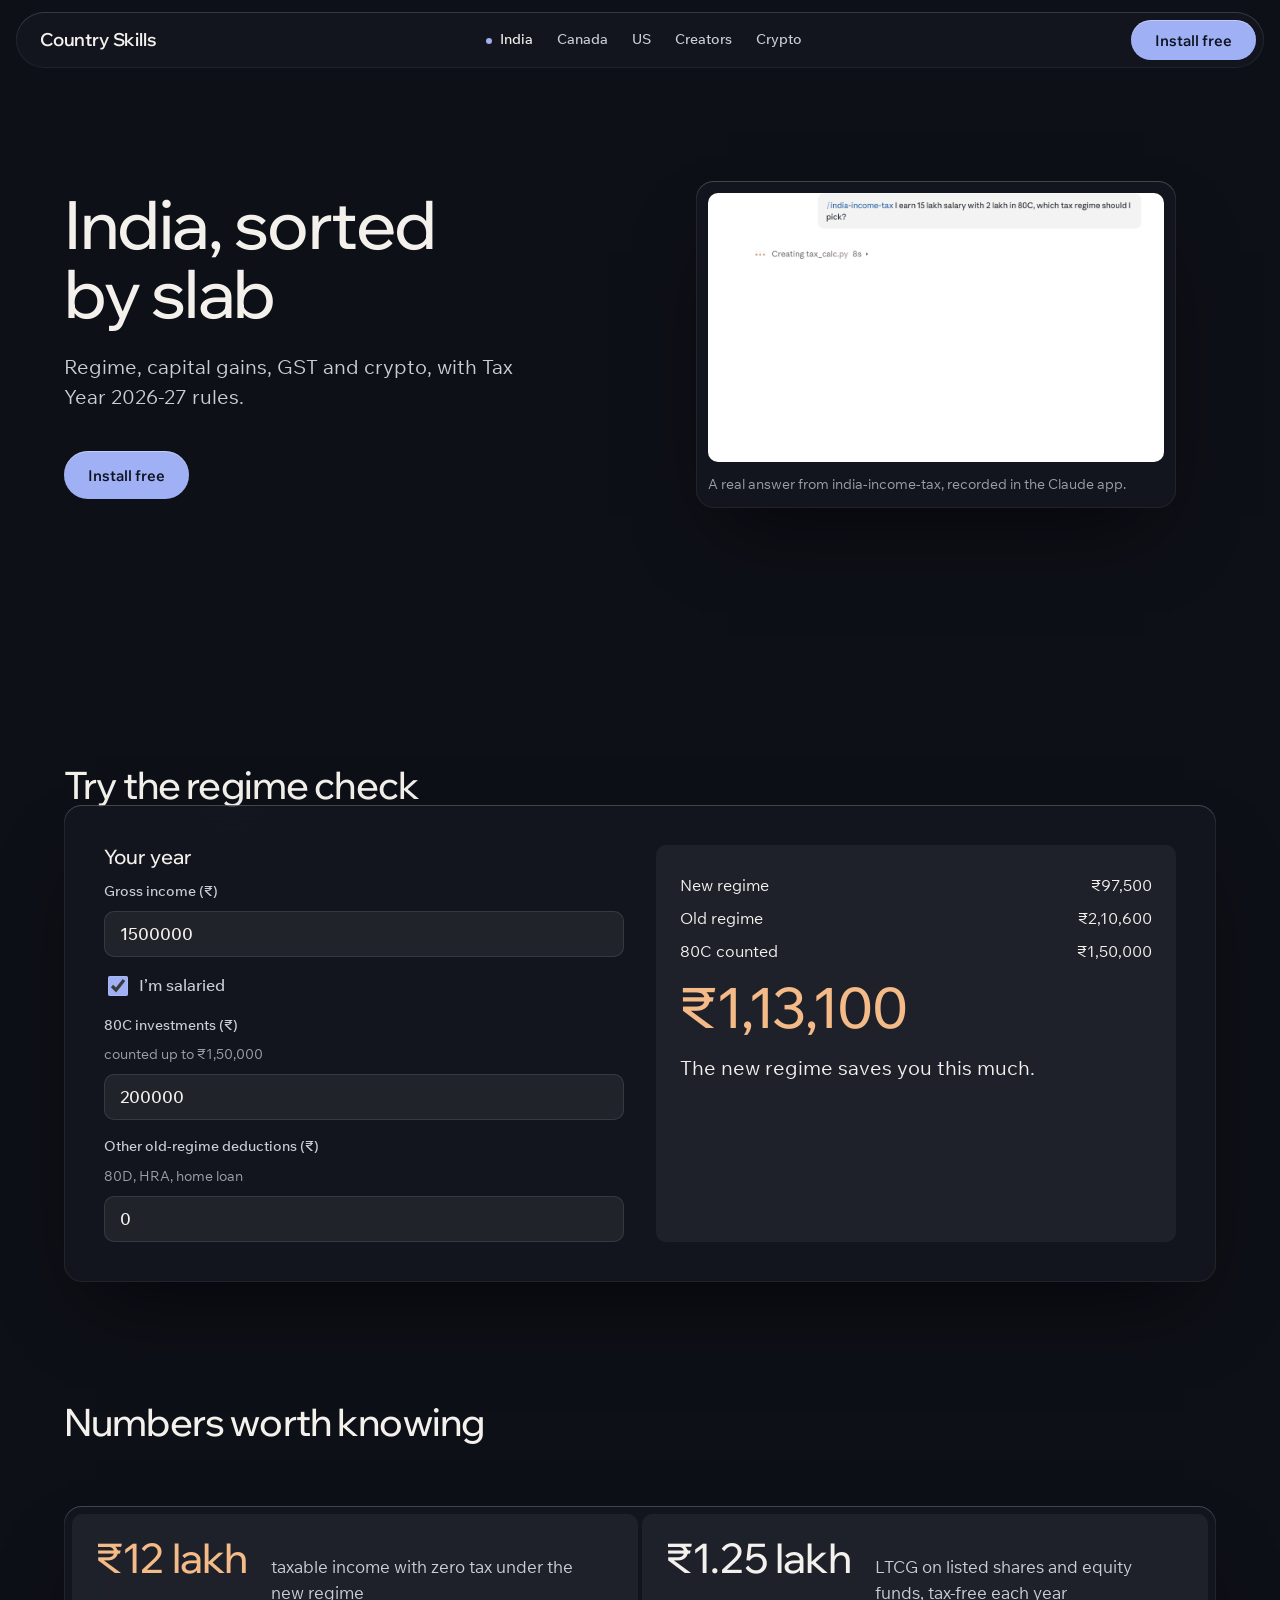
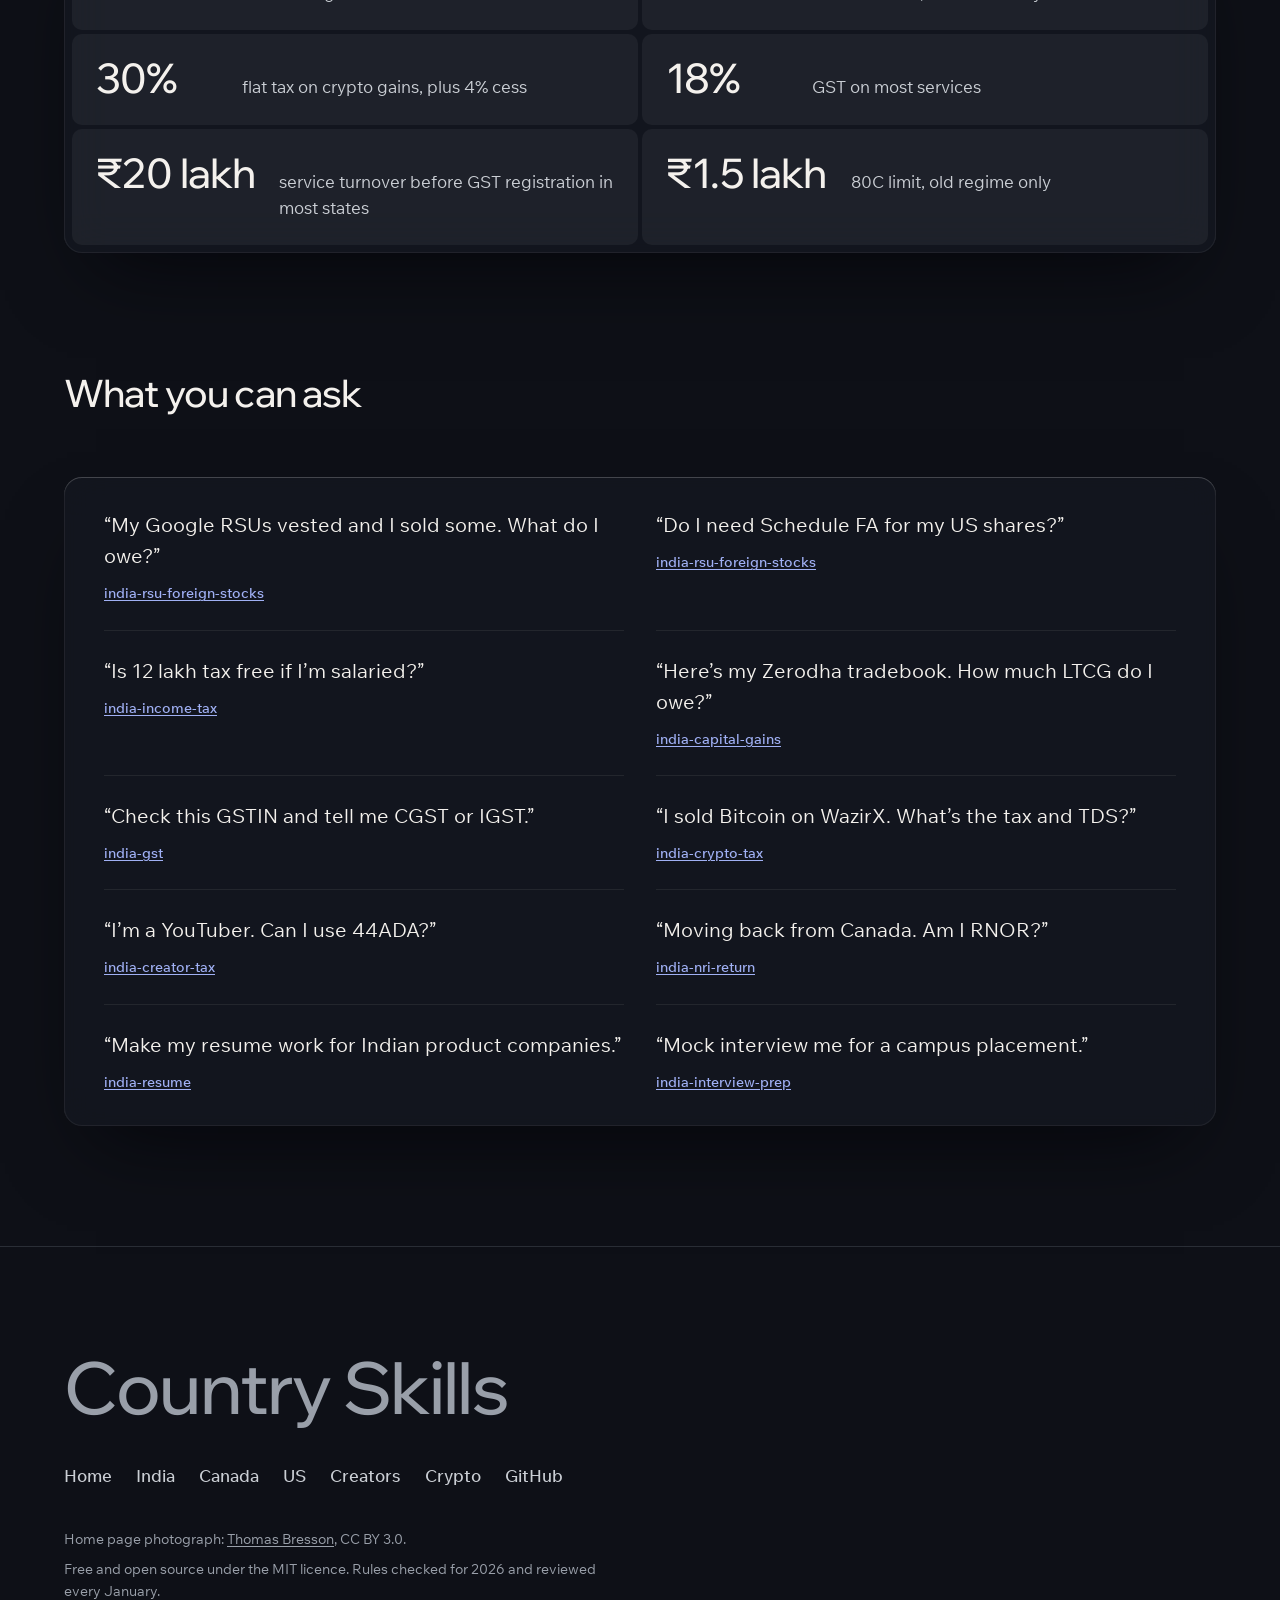
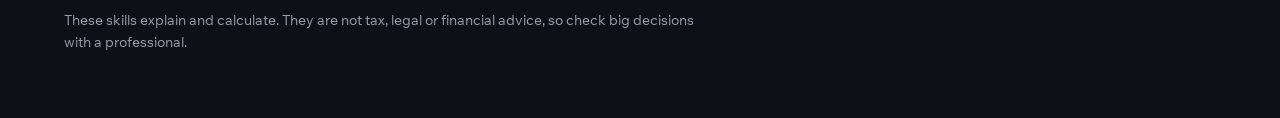
<file: docs/india.html>
<!doctype html>
<html lang="en">
<head>
<meta charset="utf-8">
<meta name="viewport" content="width=device-width, initial-scale=1">
<title>India tax skills: regime, capital gains, GST, crypto</title>
<meta name="description" content="Free AI skills for Indian income tax (new vs old regime), LTCG and STCG, GST, crypto at 30% and NRI returns, using Tax Year 2026-27 rules.">
<meta property="og:title" content="India tax skills: regime, capital gains, GST, crypto">
<meta property="og:description" content="Free AI skills for Indian income tax (new vs old regime), LTCG and STCG, GST, crypto at 30% and NRI returns, using Tax Year 2026-27 rules.">
<link rel="stylesheet" href="site.css">
</head>
<body class="fibre">
<!-- generated by tools/build_site.py from site-src/india.html; edit the source -->
<header class="container nav">
  <a class="wordmark" href="index.html">Country Skills</a>
  <ul><li><a href="india.html" aria-current="page">India</a></li><li><a href="canada.html">Canada</a></li><li><a href="us.html">US</a></li><li><a href="creators.html">Creators</a></li><li><a href="crypto.html">Crypto</a></li></ul>
  <a class="btn btn--primary" href="index.html#install">Install free</a>
</header>
<main>
<section class="container hero">
  <div class="head">
    <h1>India, sorted by slab</h1>
    <p class="lead">Regime, capital gains, GST and crypto, with Tax Year 2026-27 rules.</p>
    <div class="actions"><a class="btn btn--primary" href="index.html#install">Install free</a></div>
  </div>
  <figure class="product sheet media" style="--r:0.8deg">
    <img src="demo.gif" alt="Recording: Claude answers which tax regime to pick for a ₹15 lakh salary" width="1280" height="720">
    <figcaption class="cap">A real answer from india-income-tax, recorded in the Claude app.</figcaption>
  </figure>
</section>

<section class="container section">
  <h2>Try the regime check</h2>
  <div class="calc sheet sheet--card">
    <form data-calc="india">
      <fieldset>
        <legend>Your year</legend>
        <label>Gross income (₹)<input name="gross" type="number" inputmode="numeric" min="0" step="10000" value="1500000"></label>
        <label class="check"><input name="salaried" type="checkbox" checked> I’m salaried</label>
        <label>80C investments (₹) <span class="hint">counted up to ₹1,50,000</span><input name="c80" type="number" inputmode="numeric" min="0" step="5000" value="200000"></label>
        <label>Other old-regime deductions (₹) <span class="hint">80D, HRA, home loan</span><input name="other" type="number" inputmode="numeric" min="0" step="5000" value="0"></label>
      </fieldset>
    </form>
    <div class="result sheet--fluoro" aria-live="polite"><p>Fill in the form to compare.</p></div>
  </div>
</section>

<section class="container section">
  <h2>Numbers worth knowing</h2>
  <div class="wall">
    <div class="sheet sheet--fluoro w6" style="--r:-1deg"><span class="fig">₹12 lakh</span><p>taxable income with zero tax under the new regime</p></div>
    <div class="sheet w6" style="--r:0.7deg"><span class="fig">₹1.25 lakh</span><p>LTCG on listed shares and equity funds, tax-free each year</p></div>
    <div class="sheet w4" style="--r:0.5deg"><span class="fig">30%</span><p>flat tax on crypto gains, plus 4% cess</p></div>
    <div class="sheet w4" style="--r:-0.6deg"><span class="fig">18%</span><p>GST on most services</p></div>
    <div class="sheet w4" style="--r:1deg"><span class="fig">₹20 lakh</span><p>service turnover before GST registration in most states</p></div>
    <div class="sheet w4" style="--r:0.5deg"><span class="fig">₹1.5 lakh</span><p>80C limit, old regime only</p></div>
  </div>
</section>

<section class="container section">
  <h2>What you can ask</h2>
  <ul class="asks">
    <li><q>My Google RSUs vested and I sold some. What do I owe?</q><a href="https://github.com/ronitgupta43-ops/country-skills/blob/main/plugins/india-finance/skills/india-rsu-foreign-stocks/SKILL.md">india-rsu-foreign-stocks</a></li>
    <li><q>Do I need Schedule FA for my US shares?</q><a href="https://github.com/ronitgupta43-ops/country-skills/blob/main/plugins/india-finance/skills/india-rsu-foreign-stocks/SKILL.md">india-rsu-foreign-stocks</a></li>
    <li><q>Is 12 lakh tax free if I’m salaried?</q><a href="https://github.com/ronitgupta43-ops/country-skills/blob/main/plugins/india-finance/skills/india-income-tax/SKILL.md">india-income-tax</a></li>
    <li><q>Here’s my Zerodha tradebook. How much LTCG do I owe?</q><a href="https://github.com/ronitgupta43-ops/country-skills/blob/main/plugins/india-finance/skills/india-capital-gains/SKILL.md">india-capital-gains</a></li>
    <li><q>Check this GSTIN and tell me CGST or IGST.</q><a href="https://github.com/ronitgupta43-ops/country-skills/blob/main/plugins/india-finance/skills/india-gst/SKILL.md">india-gst</a></li>
    <li><q>I sold Bitcoin on WazirX. What’s the tax and TDS?</q><a href="https://github.com/ronitgupta43-ops/country-skills/blob/main/plugins/india-finance/skills/india-crypto-tax/SKILL.md">india-crypto-tax</a></li>
    <li><q>I’m a YouTuber. Can I use 44ADA?</q><a href="https://github.com/ronitgupta43-ops/country-skills/blob/main/plugins/india-finance/skills/india-creator-tax/SKILL.md">india-creator-tax</a></li>
    <li><q>Moving back from Canada. Am I RNOR?</q><a href="https://github.com/ronitgupta43-ops/country-skills/blob/main/plugins/india-finance/skills/india-nri-return/SKILL.md">india-nri-return</a></li>
    <li><q>Make my resume work for Indian product companies.</q><a href="https://github.com/ronitgupta43-ops/country-skills/blob/main/plugins/india-jobs/skills/india-resume/SKILL.md">india-resume</a></li>
    <li><q>Mock interview me for a campus placement.</q><a href="https://github.com/ronitgupta43-ops/country-skills/blob/main/plugins/india-jobs/skills/india-interview-prep/SKILL.md">india-interview-prep</a></li>
  </ul>
</section>
</main>
<footer class="container footer">
  <p class="mast">Country Skills</p>
  <nav aria-label="Footer"><ul><li><a href="index.html">Home</a></li><li><a href="india.html" aria-current="page">India</a></li><li><a href="canada.html">Canada</a></li><li><a href="us.html">US</a></li><li><a href="creators.html">Creators</a></li><li><a href="crypto.html">Crypto</a></li><li><a href="https://github.com/ronitgupta43-ops/country-skills">GitHub</a></li></ul></nav>
  <p>Home page photograph: <a href="https://commons.wikimedia.org/wiki/File:Vallee-brouillard.jpg">Thomas Bresson</a>, CC BY 3.0.</p>
  <p>Free and open source under the MIT licence. Rules checked for 2026 and reviewed every January.</p>
  <p>These skills explain and calculate. They are not tax, legal or financial advice, so check big decisions with a professional.</p>
</footer>
<script src="calc.js"></script>
<script src="site.js"></script>
<script>window.hallmarkSlots = (m) => { for (const [k, v] of Object.entries(m)) { const s = document.querySelector(`[data-slot="${k}"]`); if (!s) continue; const im = new Image(); im.src = typeof v === 'string' ? v : v.src; im.alt = (typeof v === 'object' && v.alt) || s.dataset.alt || ''; s.querySelectorAll(':scope > img').forEach((o) => o.remove()); s.prepend(im); } };
document.querySelectorAll('[data-slot] img').forEach((i) => { if (i.complete && !i.naturalWidth) i.remove(); else i.addEventListener('error', () => i.remove(), { once: true }); });</script>
</body>
</html>
</file>
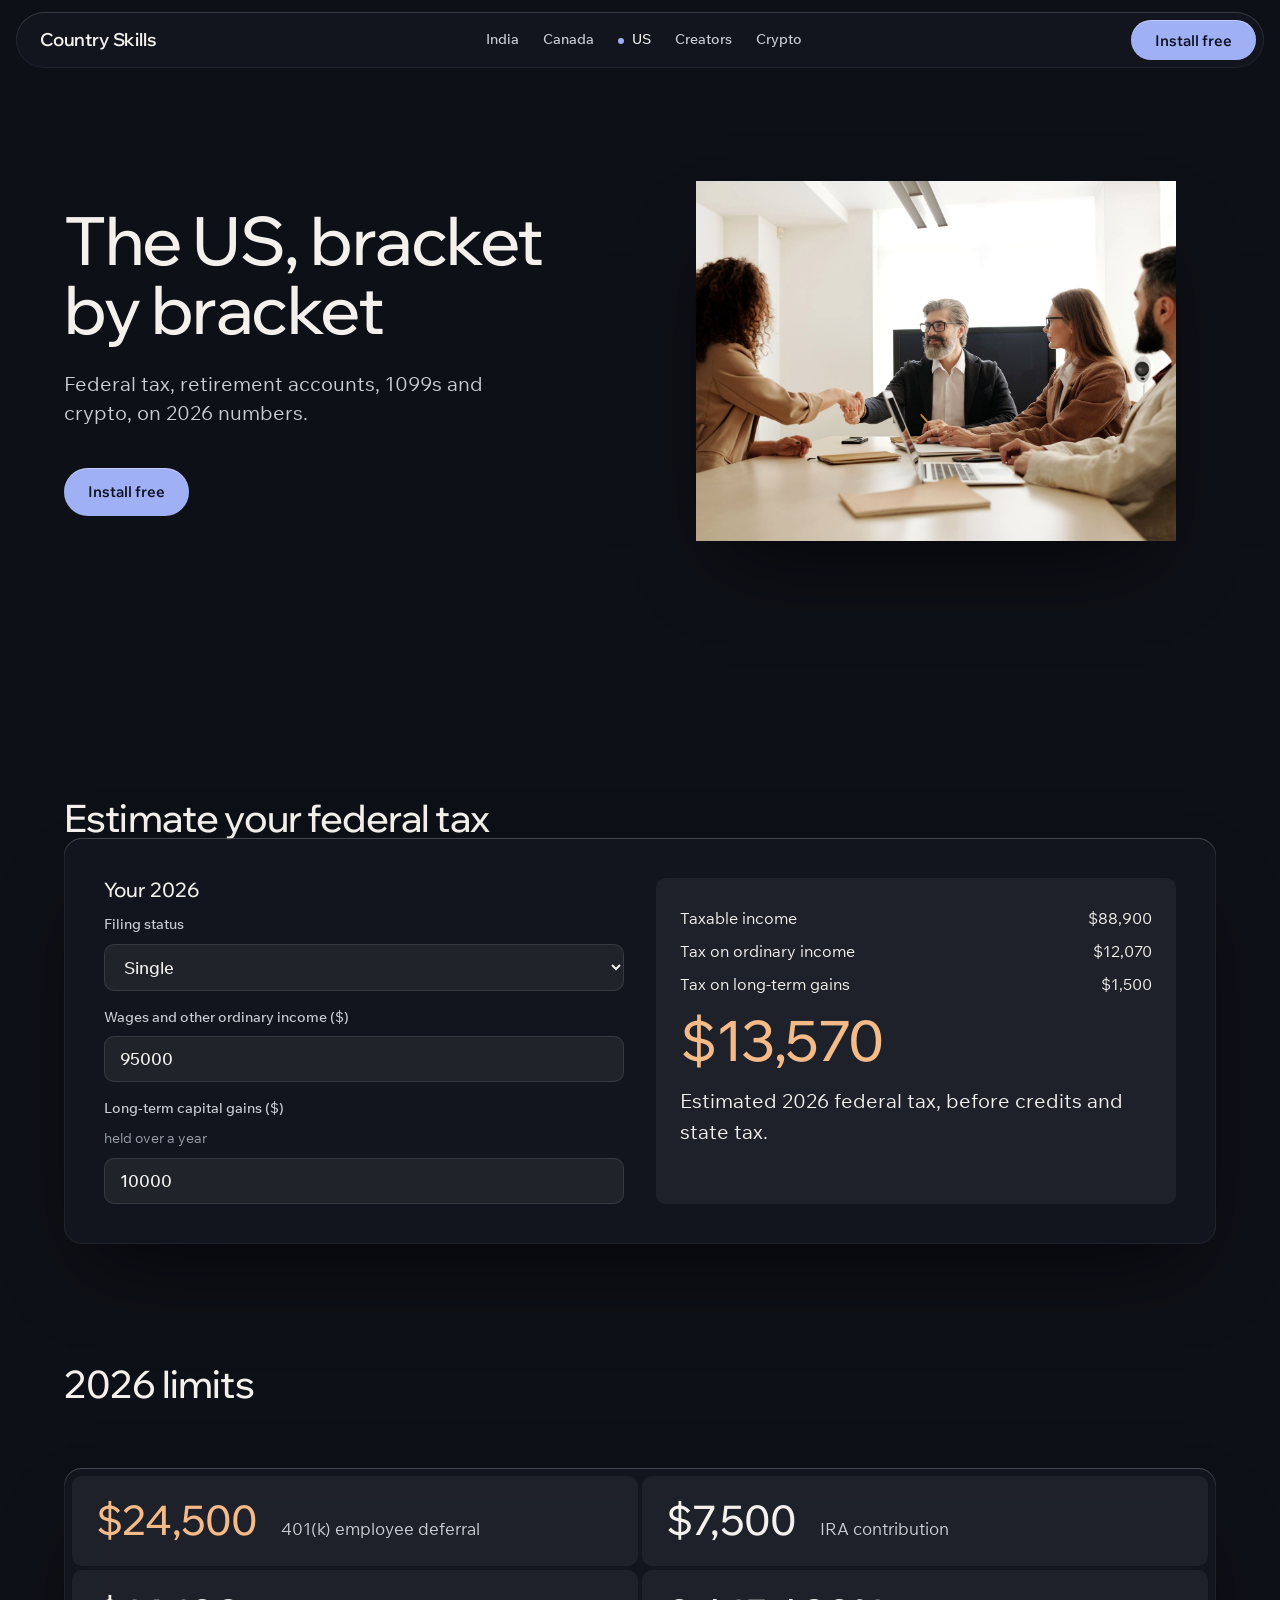
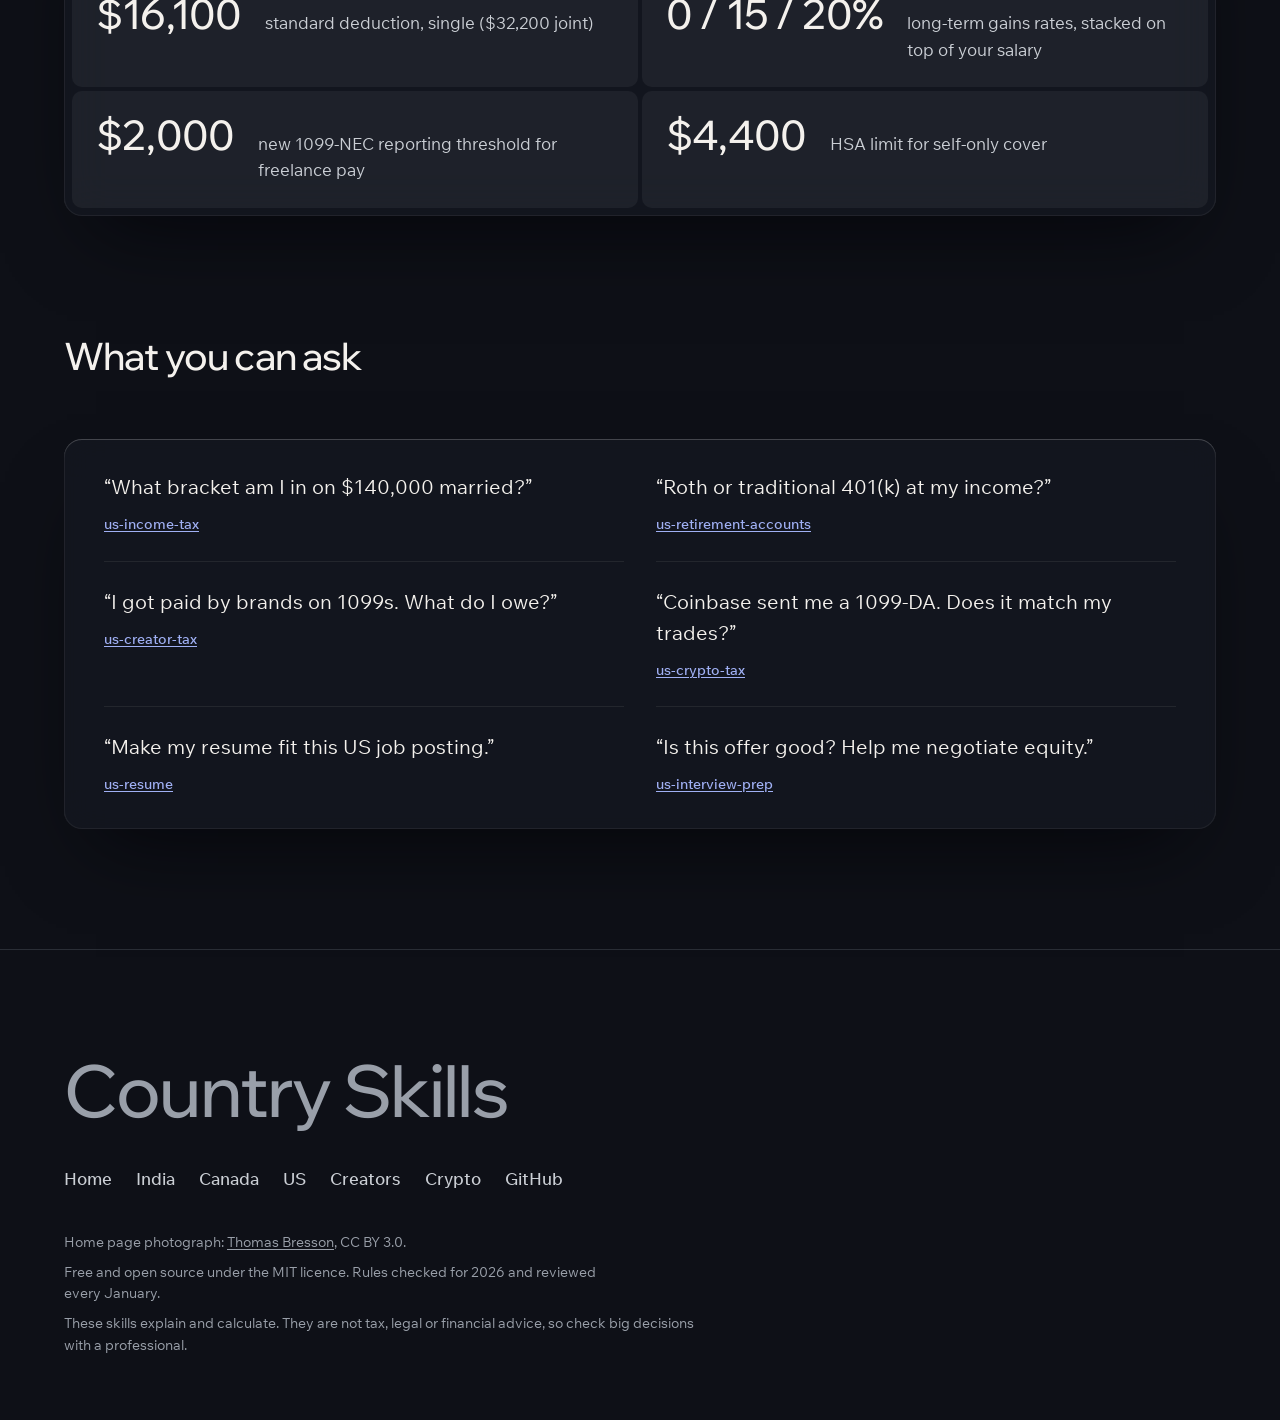
<file: docs/us.html>
<!doctype html>
<html lang="en">
<head>
<meta charset="utf-8">
<meta name="viewport" content="width=device-width, initial-scale=1">
<title>US tax skills: federal tax, 401(k), Roth IRA, crypto</title>
<meta name="description" content="Free AI skills for 2026 US federal income tax with capital gains, 401(k), IRA, Roth and HSA limits, 1099 creator tax, crypto tax and US resumes.">
<meta property="og:title" content="US tax skills: federal tax, 401(k), Roth IRA, crypto">
<meta property="og:description" content="Free AI skills for 2026 US federal income tax with capital gains, 401(k), IRA, Roth and HSA limits, 1099 creator tax, crypto tax and US resumes.">
<link rel="stylesheet" href="site.css">
</head>
<body class="fibre">
<!-- generated by tools/build_site.py from site-src/us.html; edit the source -->
<header class="container nav">
  <a class="wordmark" href="index.html">Country Skills</a>
  <ul><li><a href="india.html">India</a></li><li><a href="canada.html">Canada</a></li><li><a href="us.html" aria-current="page">US</a></li><li><a href="creators.html">Creators</a></li><li><a href="crypto.html">Crypto</a></li></ul>
  <a class="btn btn--primary" href="index.html#install">Install free</a>
</header>
<main>
<section class="container hero">
  <div class="head">
    <h1>The US, bracket by bracket</h1>
    <p class="lead">Federal tax, retirement accounts, 1099s and crypto, on 2026 numbers.</p>
    <div class="actions"><a class="btn btn--primary" href="index.html#install">Install free</a></div>
  </div>
  <figure class="product sheet sheet--card photo" style="--r:0.8deg" data-slot="us" data-alt="Two people shaking hands across a desk">
    <img src="img/handshake.jpg" alt="Two people shaking hands across a desk">
  </figure>
</section>

<section class="container section">
  <h2>Estimate your federal tax</h2>
  <div class="calc sheet sheet--card">
    <form data-calc="us">
      <fieldset>
        <legend>Your 2026</legend>
        <label>Filing status<select name="status"><option value="single">Single</option><option value="mfj">Married filing jointly</option></select></label>
        <label>Wages and other ordinary income ($)<input name="wages" type="number" inputmode="numeric" min="0" step="1000" value="95000"></label>
        <label>Long-term capital gains ($) <span class="hint">held over a year</span><input name="ltcg" type="number" inputmode="numeric" min="0" step="500" value="10000"></label>
      </fieldset>
    </form>
    <div class="result sheet--fluoro" aria-live="polite"><p>Fill in the form to see your tax.</p></div>
  </div>
</section>

<section class="container section">
  <h2>2026 limits</h2>
  <div class="wall">
    <div class="sheet sheet--fluoro w5" style="--r:-0.9deg"><span class="fig">$24,500</span><p>401(k) employee deferral</p></div>
    <div class="sheet w3" style="--r:0.7deg"><span class="fig">$7,500</span><p>IRA contribution</p></div>
    <div class="sheet w4" style="--r:-0.5deg"><span class="fig">$16,100</span><p>standard deduction, single ($32,200 joint)</p></div>
    <div class="sheet w6" style="--r:0.6deg"><span class="fig">0 / 15 / 20%</span><p>long-term gains rates, stacked on top of your salary</p></div>
    <div class="sheet w6" style="--r:-0.8deg"><span class="fig">$2,000</span><p>new 1099-NEC reporting threshold for freelance pay</p></div>
    <div class="sheet w6" style="--r:0.5deg"><span class="fig">$4,400</span><p>HSA limit for self-only cover</p></div>
  </div>
</section>

<section class="container section">
  <h2>What you can ask</h2>
  <ul class="asks">
    <li><q>What bracket am I in on $140,000 married?</q><a href="https://github.com/ronitgupta43-ops/country-skills/blob/main/plugins/us-finance/skills/us-income-tax/SKILL.md">us-income-tax</a></li>
    <li><q>Roth or traditional 401(k) at my income?</q><a href="https://github.com/ronitgupta43-ops/country-skills/blob/main/plugins/us-finance/skills/us-retirement-accounts/SKILL.md">us-retirement-accounts</a></li>
    <li><q>I got paid by brands on 1099s. What do I owe?</q><a href="https://github.com/ronitgupta43-ops/country-skills/blob/main/plugins/us-finance/skills/us-creator-tax/SKILL.md">us-creator-tax</a></li>
    <li><q>Coinbase sent me a 1099-DA. Does it match my trades?</q><a href="https://github.com/ronitgupta43-ops/country-skills/blob/main/plugins/us-finance/skills/us-crypto-tax/SKILL.md">us-crypto-tax</a></li>
    <li><q>Make my resume fit this US job posting.</q><a href="https://github.com/ronitgupta43-ops/country-skills/blob/main/plugins/us-jobs/skills/us-resume/SKILL.md">us-resume</a></li>
    <li><q>Is this offer good? Help me negotiate equity.</q><a href="https://github.com/ronitgupta43-ops/country-skills/blob/main/plugins/us-jobs/skills/us-interview-prep/SKILL.md">us-interview-prep</a></li>
  </ul>
</section>
</main>
<footer class="container footer">
  <p class="mast">Country Skills</p>
  <nav aria-label="Footer"><ul><li><a href="index.html">Home</a></li><li><a href="india.html">India</a></li><li><a href="canada.html">Canada</a></li><li><a href="us.html" aria-current="page">US</a></li><li><a href="creators.html">Creators</a></li><li><a href="crypto.html">Crypto</a></li><li><a href="https://github.com/ronitgupta43-ops/country-skills">GitHub</a></li></ul></nav>
  <p>Home page photograph: <a href="https://commons.wikimedia.org/wiki/File:Vallee-brouillard.jpg">Thomas Bresson</a>, CC BY 3.0.</p>
  <p>Free and open source under the MIT licence. Rules checked for 2026 and reviewed every January.</p>
  <p>These skills explain and calculate. They are not tax, legal or financial advice, so check big decisions with a professional.</p>
</footer>
<script src="calc.js"></script>
<script src="site.js"></script>
<script>window.hallmarkSlots = (m) => { for (const [k, v] of Object.entries(m)) { const s = document.querySelector(`[data-slot="${k}"]`); if (!s) continue; const im = new Image(); im.src = typeof v === 'string' ? v : v.src; im.alt = (typeof v === 'object' && v.alt) || s.dataset.alt || ''; s.querySelectorAll(':scope > img').forEach((o) => o.remove()); s.prepend(im); } };
document.querySelectorAll('[data-slot] img').forEach((i) => { if (i.complete && !i.naturalWidth) i.remove(); else i.addEventListener('error', () => i.remove(), { once: true }); });</script>
</body>
</html>
</file>
<file: docs/site.css>
/* Hallmark · shape: Stage + tally (multi-page, kept) · genre: modern-minimal · theme: Dusk (custom, user asked for premium glassmorphism) · redesign: restyle · dusk: fog/periwinkle-apricot/glass
 * hero: Stage over a photograph of fog at dusk, the head on its palest part, the answer slip in smoked glass · nav: slate glass bar, wordmark, links, one pill · footer: wordmark over links and credits · imagery: one library photograph (CC BY), the user's photos, the product (slip, calculators, video) · signature: the answer slip printing a real result in smoked glass over the fog
 * axes: dark/grotesk-sans/cool · posture: committed · contrast: pass · fold: pass · v2.0.0 */
/* Hallmark · pre-emit critique: P3 H3 E3 S3 R3 V3 · weakest: R, the facts wall was a tile grid the theme forbids; it is now one glass tally of ruled rows */
/* waive: 29 and F7, the user asked for glassmorphism; glass is the theme's product surface, never nested, always with its lit edge */
/* waive: theme Motion: the slip print and count-up stay because they show a result being worked out; all still under reduced motion */
@import url("./tokens.css");
@import url("./base.css");

@font-face { font-family: "Wix Madefor Display"; src: url(fonts/wix-madefor-display-latin-500-normal.woff2) format("woff2"); font-weight: 500; font-display: swap; unicode-range: U+0000-00FF, U+2000-206F, U+2212; }
@font-face { font-family: "Wix Madefor Display"; src: url(fonts/wix-madefor-display-latin-ext-500-normal.woff2) format("woff2"); font-weight: 500; font-display: swap; unicode-range: U+0100-02FF, U+20A0-20C0; }
@font-face { font-family: "Wix Madefor Display"; src: url(fonts/wix-madefor-display-latin-600-normal.woff2) format("woff2"); font-weight: 600; font-display: swap; unicode-range: U+0000-00FF, U+2000-206F, U+2212; }
@font-face { font-family: "Wix Madefor Display"; src: url(fonts/wix-madefor-display-latin-ext-600-normal.woff2) format("woff2"); font-weight: 600; font-display: swap; unicode-range: U+0100-02FF, U+20A0-20C0; }
@font-face { font-family: "Wix Madefor Text"; src: url(fonts/wix-madefor-text-latin-400-normal.woff2) format("woff2"); font-weight: 400; font-display: swap; unicode-range: U+0000-00FF, U+2000-206F, U+2212; }
@font-face { font-family: "Wix Madefor Text"; src: url(fonts/wix-madefor-text-latin-ext-400-normal.woff2) format("woff2"); font-weight: 400; font-display: swap; unicode-range: U+0100-02FF, U+20A0-20C0; }
@font-face { font-family: "Wix Madefor Text"; src: url(fonts/wix-madefor-text-latin-500-normal.woff2) format("woff2"); font-weight: 500; font-display: swap; unicode-range: U+0000-00FF, U+2000-206F, U+2212; }
@font-face { font-family: "Wix Madefor Text"; src: url(fonts/wix-madefor-text-latin-ext-500-normal.woff2) format("woff2"); font-weight: 500; font-display: swap; unicode-range: U+0100-02FF, U+20A0-20C0; }
@font-face { font-family: "Wix Madefor Text"; src: url(fonts/wix-madefor-text-latin-600-normal.woff2) format("woff2"); font-weight: 600; font-display: swap; unicode-range: U+0000-00FF, U+2000-206F, U+2212; }
@font-face { font-family: "Wix Madefor Text"; src: url(fonts/wix-madefor-text-latin-ext-600-normal.woff2) format("woff2"); font-weight: 600; font-display: swap; unicode-range: U+0100-02FF, U+20A0-20C0; }

body { font-size: 1.0625rem; line-height: 1.55; }
::selection { background: var(--color-accent); color: var(--color-accent-ink); }
h1, h2, h3 { font-family: var(--font-display); font-weight: var(--display-weight); letter-spacing: var(--tracking-display); line-height: 1.04; }
h1 { font-size: clamp(2.75rem, 5.2vw, 4.75rem); max-width: 13ch; }
h2 { font-size: clamp(2rem, 3vw, 3rem); max-width: 18ch; }
h3 { font: 500 var(--text-lg)/1.25 var(--font-body); letter-spacing: 0; }
.lead, .two .words p { color: var(--color-ink-2); font-size: var(--text-lead); }
.section { padding-block: var(--section-gap-s) 0; }
.big, .fig, .row, .ledger, .result, .typed td { font-variant-numeric: tabular-nums; }

/* glass: one recipe, never nested */
.glass, .sheet, .printer, .board, .typed, .calc, .ledger, .wall, .asks { background: var(--glass); -webkit-backdrop-filter: blur(var(--glass-blur)) saturate(1.35); backdrop-filter: blur(var(--glass-blur)) saturate(1.35); box-shadow: var(--glass-hi), var(--shadow-card); border-radius: var(--radius-card); }
.wall .sheet, .calc .result, .merge .sources .sheet { background: color-mix(in oklab, var(--color-light) 5%, transparent); -webkit-backdrop-filter: none; backdrop-filter: none; box-shadow: none; }

/* nav */
.nav { position: sticky; top: var(--space-sm); z-index: var(--z-sticky-nav); display: flex; align-items: center; justify-content: space-between; gap: var(--space-lg); margin-top: var(--space-sm); padding: var(--space-xs) var(--space-xs) var(--space-xs) var(--space-lg); background: var(--glass); -webkit-backdrop-filter: blur(var(--glass-blur)) saturate(1.35); backdrop-filter: blur(var(--glass-blur)) saturate(1.35); box-shadow: var(--glass-hi); border-radius: var(--radius-pill); max-width: calc(var(--container) - 2 * var(--gutter)); width: calc(100% - 2 * var(--space-md)); }
.wordmark { font: 600 1.125rem/1 var(--font-display); letter-spacing: -0.01em; text-decoration: none; color: var(--color-ink); }
.nav ul { display: flex; gap: var(--space-lg); list-style: none; margin: 0; padding: 0; font-weight: 500; font-size: var(--text-sm); }
.nav ul a { text-decoration: none; color: var(--color-ink-2); }
.nav ul a:hover, .nav a[aria-current="page"] { color: var(--color-ink); }
.nav a[aria-current="page"]::before { content: ""; display: inline-block; width: 6px; height: 6px; border-radius: 50%; background: var(--color-accent); margin-right: var(--space-xs); vertical-align: middle; }

/* controls */
.btn { display: inline-flex; align-items: center; min-height: 48px; padding: 0 var(--space-lg); border: 0; border-radius: var(--radius-pill); font: 600 0.9375rem/1 var(--font-body); text-decoration: none; white-space: nowrap; cursor: pointer; transition: background-color var(--dur-short) var(--ease-out), box-shadow var(--dur-short) var(--ease-out); }
.btn--primary { background: var(--color-accent); color: var(--color-accent-ink); box-shadow: inset 0 1px 0 color-mix(in oklab, var(--color-light) 35%, transparent); }
.btn--primary:hover { background: var(--color-accent-hi); box-shadow: inset 0 1px 0 color-mix(in oklab, var(--color-light) 35%, transparent), 0 0 0 4px color-mix(in oklab, var(--color-accent) 22%, transparent); }
.btn--secondary { background: color-mix(in oklab, var(--color-light) 6%, transparent); color: var(--color-ink); box-shadow: inset 0 0 0 1px color-mix(in oklab, var(--color-light) 12%, transparent); }
.btn--secondary:hover { background: color-mix(in oklab, var(--color-light) 11%, transparent); }
.btn:active { translate: 0 1px; }
.btn:disabled, button:disabled { opacity: 0.45; cursor: not-allowed; }
.actions { display: flex; flex-wrap: wrap; gap: var(--space-sm); margin-top: var(--space-xl); }
.nav .btn { min-height: 40px; }

/* the hour: photograph behind the home hero */
.hour { position: absolute; inset: 0 0 auto; height: min(100svh, 980px); z-index: -1; overflow: hidden; }
.hour img { width: 100%; height: 100%; object-fit: cover; object-position: 50% 60%; animation: drift 48s var(--ease-in-out) infinite alternate; }
.hour::after { content: ""; position: absolute; inset: 0; background: radial-gradient(ellipse 50% 58% at 22% 52%, color-mix(in oklab, var(--color-fog) 78%, transparent), transparent 78%), linear-gradient(to bottom, transparent 62%, var(--color-paper)); }
@keyframes drift { to { transform: scale(1.06) translateX(-2%); } }
main { position: relative; isolation: isolate; }
main:has(.hour) .hero--hour .head h1 { color: var(--color-day-ink); }
main:has(.hour) .hero--hour .head .lead { color: var(--color-day-muted); }
main:has(.hour) .hero--hour .head .btn--secondary { background: color-mix(in oklab, var(--color-fog) 70%, transparent); color: var(--color-day-ink); box-shadow: none; }

/* hero */
.hero { display: grid; grid-template-columns: repeat(12, minmax(0, 1fr)); gap: var(--gap-columns); align-items: center; padding-block: var(--space-3xl) var(--section-gap-s); }
.hero > .head { grid-column: 1 / span 6; }
.hero > .product { grid-column: 7 / span 6; }
.hero .lead { margin-top: var(--space-lg); max-width: 36ch; }
.hero > .product[data-slot] { background: none; overflow: visible; }

/* the answer slip, in glass */
.printer { padding: var(--space-lg); }
.printer-tabs { display: flex; gap: var(--space-lg); margin-bottom: var(--space-md); padding-bottom: var(--space-sm); border-bottom: 1px solid color-mix(in oklab, var(--color-light) 7%, transparent); }
.printer-tabs button { display: inline-flex; align-items: center; gap: var(--space-xs); border: 0; background: none; padding: var(--space-2xs) 0; color: var(--color-muted); font: 500 var(--text-sm)/1 var(--font-body); cursor: pointer; }
.printer-tabs button::before { content: ""; width: 6px; height: 6px; border-radius: 50%; background: transparent; }
.printer-tabs button[aria-selected="true"] { color: var(--color-ink); }
.printer-tabs button[aria-selected="true"]::before { background: var(--color-accent); }
.printer-tabs button:hover { color: var(--color-ink); }
.paper-out { overflow: hidden; }
.slip { background: color-mix(in oklab, var(--color-light) 4%, transparent); border-radius: var(--radius-inner); padding: var(--space-lg); }
.slip.printing { animation: rise 700ms var(--ease-out) both; }
@keyframes rise { from { opacity: 0; transform: translateY(12px); } to { opacity: 1; transform: none; } }
.slip .ask { font-size: 1.0625rem; color: var(--color-ink); padding-bottom: var(--space-md); margin-bottom: var(--space-sm); border-bottom: 1px solid color-mix(in oklab, var(--color-light) 7%, transparent); }
.slip .ask small { display: block; font-size: var(--text-sm); color: var(--color-muted); margin-bottom: var(--space-2xs); }
.row { display: flex; justify-content: space-between; gap: var(--space-md); padding: var(--space-2xs) 0; font-size: 1rem; }
.row.quiet { color: var(--color-muted); }
.row.total { border-top: 1px solid color-mix(in oklab, var(--color-light) 12%, transparent); margin-top: var(--space-sm); padding-top: var(--space-sm); font-weight: 500; }
.big { display: block; font: 500 clamp(2.5rem, 4.4vw, 3.75rem)/1 var(--font-display); letter-spacing: -0.02em; margin-top: var(--space-sm); color: var(--color-ink); }
.mark { color: var(--color-accent-2); }
.slip .note, .cap { margin-top: var(--space-sm); font-size: var(--text-sm); color: var(--color-muted); }

/* bands */
.band { background: var(--color-paper-2); color: var(--color-ink); padding-block: var(--space-3xl); margin-top: var(--section-gap-s); }
.band h2 { color: var(--color-ink); }
.band .lead { margin-top: var(--space-lg); }

/* media beside words */
.two { display: grid; grid-template-columns: repeat(12, minmax(0, 1fr)); gap: var(--gap-columns); align-items: center; }
.two > .words { grid-column: 1 / span 5; }
.two > .media { grid-column: 7 / span 6; }
.two.flip > .words { grid-column: 8 / span 5; order: 2; }
.two.flip > .media { grid-column: 1 / span 6; order: 1; }
.two .words p { margin-top: var(--space-lg); }
.media.sheet { padding: var(--space-sm); }
.media img, .media video { width: 100%; height: auto; border-radius: var(--radius-inner); }
.phone { max-width: 340px; margin-inline: auto; }
.phone video { aspect-ratio: 9 / 16; object-fit: cover; background: var(--color-shade); }
.photo { aspect-ratio: 4 / 3; border-radius: var(--radius-card); overflow: hidden; box-shadow: var(--shadow-card); }
.photo.sheet { padding: 0; }

/* the facts: one glass tally of rows */
.wall { display: grid; grid-template-columns: repeat(2, minmax(0, 1fr)); gap: var(--space-2xs); margin-top: var(--space-2xl); padding: var(--space-xs); }
.wall:has(> :nth-child(3):last-child) { grid-template-columns: repeat(3, minmax(0, 1fr)); }
.wall:has(> :nth-child(3):last-child) .sheet { flex-direction: column; gap: var(--space-2xs); }
.wall .sheet { display: flex; align-items: baseline; gap: var(--space-lg); padding: var(--space-lg); border-radius: var(--radius-inner); }
.wall .fig { font: 500 clamp(2rem, 3.2vw, 2.75rem)/1 var(--font-display); letter-spacing: -0.02em; min-width: 4.5ch; flex-shrink: 0; color: var(--color-ink); }
.wall .sheet--fluoro .fig { color: var(--color-accent-2); }
.wall .sheet p { color: var(--color-ink-2); }

/* country boards */
.boards { display: grid; grid-template-columns: repeat(3, minmax(0, 1fr)); gap: var(--gap-columns); margin-top: var(--space-2xl); }
.board { display: flex; flex-direction: column; padding: var(--space-xl); text-decoration: none; color: var(--color-ink); transition: box-shadow var(--dur-short) var(--ease-out); }
.board:hover { box-shadow: var(--glass-hi), var(--shadow-card), 0 0 0 1px color-mix(in oklab, var(--color-accent) 45%, transparent); }
.board .name { font: 500 var(--text-2xl)/1 var(--font-display); }
.board ul { list-style: none; padding: 0; margin: var(--space-lg) 0; flex: 1; }
.board li { padding: var(--space-sm) 0; border-top: 1px solid color-mix(in oklab, var(--color-light) 7%, transparent); color: var(--color-ink-2); font-size: 1rem; }
.board .go { color: var(--color-accent); font-weight: 500; }

/* table */
.typed { margin-top: var(--space-2xl); padding: var(--space-md) var(--space-xl); }
.typed table { width: 100%; border-collapse: collapse; }
.typed th { text-align: left; font-weight: 500; font-size: var(--text-sm); color: var(--color-muted); padding: var(--space-sm) var(--space-md) var(--space-sm) 0; }
.typed td { padding: var(--space-md) var(--space-md) var(--space-md) 0; border-top: 1px solid color-mix(in oklab, var(--color-light) 7%, transparent); vertical-align: top; color: var(--color-ink-2); }
.typed td:first-child { color: var(--color-ink); font-weight: 500; width: 32%; }

/* calculators */
.calc { display: grid; grid-template-columns: repeat(2, minmax(0, 1fr)); gap: var(--gap-columns); padding: var(--space-xl); }
.calc fieldset { border: 0; margin: 0; padding: 0; display: grid; gap: var(--space-md); align-content: start; }
.calc legend { font: 500 var(--text-lg)/1.2 var(--font-display); margin-bottom: var(--space-sm); padding: 0; }
.calc label { display: grid; gap: var(--space-xs); font-weight: 500; font-size: var(--text-sm); color: var(--color-ink-2); }
.calc input, .calc select { width: 100%; border: 0; border-radius: var(--radius-inner); background: color-mix(in oklab, var(--color-light) 6%, transparent); box-shadow: inset 0 0 0 1px color-mix(in oklab, var(--color-light) 10%, transparent); color: var(--color-ink); padding: var(--space-sm) var(--space-md); font: 500 1.0625rem/1.3 var(--font-body); font-variant-numeric: tabular-nums; caret-color: var(--color-accent); }
.calc select option { background: var(--color-paper-2); }
.calc input:focus-visible, .calc select:focus-visible { outline: 2px solid var(--color-focus); outline-offset: 1px; }
.calc .check { display: flex; align-items: center; gap: var(--space-xs); font-size: 1rem; }
.calc .check input { width: 20px; height: 20px; accent-color: var(--color-accent); }
.calc .hint { font-weight: 400; color: var(--color-muted); }
.result { padding: var(--space-lg); border-radius: var(--radius-inner); align-self: stretch; }
.result .verdict { margin-top: var(--space-md); font-size: var(--text-lg); color: var(--color-ink); }

/* questions */
.asks { list-style: none; margin: var(--space-2xl) 0 0; padding: var(--space-xs) var(--space-xl); display: grid; grid-template-columns: repeat(2, minmax(0, 1fr)); column-gap: var(--gap-columns); }
.asks li { padding: var(--space-lg) 0; border-top: 1px solid color-mix(in oklab, var(--color-light) 7%, transparent); }
.asks li:nth-child(-n+2) { border-top: 0; }
.asks q { display: block; font-size: var(--text-lg); color: var(--color-ink); quotes: "“" "”"; margin-bottom: var(--space-xs); }
.asks a { font-size: var(--text-sm); font-weight: 500; color: var(--color-accent); }
.asks li { color: var(--color-ink-2); }
.media.asks { padding: var(--space-xs) var(--space-xl); grid-template-columns: minmax(0, 1fr); margin: 0; }
.media.asks li:nth-child(2) { border-top: 1px solid color-mix(in oklab, var(--color-light) 7%, transparent); }

/* steps */
.steps { counter-reset: s; list-style: none; padding: 0; margin: var(--space-2xl) 0 0; display: grid; grid-template-columns: repeat(3, minmax(0, 1fr)); gap: var(--gap-columns); }
.steps li { counter-increment: s; }
.steps li::before { content: counter(s); display: grid; place-items: center; width: 36px; height: 36px; border-radius: 50%; margin-bottom: var(--space-md); font: 600 var(--text-sm)/1 var(--font-body); color: var(--color-accent-ink); background: var(--color-accent); }
.steps p { margin-top: var(--space-xs); color: var(--color-ink-2); }
.media.steps { grid-template-columns: minmax(0, 1fr); padding: var(--space-xl); margin: 0; gap: var(--space-lg); }
.cmd { display: flex; gap: var(--space-xs); margin-top: var(--space-md); }
.cmd code { flex: 1; min-width: 0; overflow-x: auto; white-space: nowrap; background: var(--color-shade); border-radius: var(--radius-inner); padding: var(--space-sm) var(--space-md); font-size: 0.85rem; color: var(--color-ink-2); }
.copy { min-height: 40px; }

/* crypto: exports flowing into one ledger */
.merge { display: grid; grid-template-columns: minmax(0, 1fr) auto minmax(0, 1.4fr); gap: var(--gap-columns); align-items: center; }
.sources { display: grid; gap: var(--space-sm); }
.merge .sources .sheet { padding: var(--space-sm) var(--space-md); border-radius: var(--radius-pill); font-weight: 500; font-size: var(--text-sm); color: var(--color-ink-2); box-shadow: inset 0 0 0 1px color-mix(in oklab, var(--color-light) 10%, transparent); }
.arrow { font: 500 var(--text-2xl)/1 var(--font-display); color: var(--color-accent); }
.ledger { padding: var(--space-lg); }
.merge.live .sources .sheet { animation: feed 2.4s var(--ease-in-out) infinite; }
.merge.live .sources .sheet:nth-child(2) { animation-delay: .8s; } .merge.live .sources .sheet:nth-child(3) { animation-delay: 1.6s; }
@keyframes feed { 0%, 70%, 100% { translate: 0 0; } 35% { translate: 8px 0; } }

/* footer */
.footer { margin-top: var(--section-gap-s); padding-block: var(--space-3xl) var(--space-2xl); border-top: 1px solid var(--color-rule); }
.footer .mast { font: 500 clamp(2.5rem, 6vw, 4.5rem)/1 var(--font-display); letter-spacing: -0.025em; }
.footer nav ul { display: flex; flex-wrap: wrap; gap: var(--space-lg); list-style: none; padding: 0; margin: var(--space-xl) 0; font-weight: 500; }
.footer nav a { text-decoration: none; color: var(--color-ink-2); }
.footer nav a:hover { color: var(--color-ink); }
.footer p { font-size: var(--text-sm); color: var(--color-muted); max-width: 70ch; margin-top: var(--space-xs); }

@media (max-width: 60rem) {
  .hero > .head, .hero > .product, .two > .words, .two > .media, .two.flip > .words, .two.flip > .media { grid-column: 1 / -1; order: initial; }
  .boards, .steps, .wall, .wall:has(> :nth-child(3):last-child) { grid-template-columns: minmax(0, 1fr); }
  .calc, .merge { grid-template-columns: minmax(0, 1fr); }
  .arrow { rotate: 90deg; justify-self: center; }
  .nav ul { display: none; }
  .hour::after { background: linear-gradient(to bottom, color-mix(in oklab, var(--color-fog) 70%, transparent) 0%, color-mix(in oklab, var(--color-fog) 40%, transparent) 45%, var(--color-paper) 100%); }
}
@media (max-width: 40rem) {
  .asks { grid-template-columns: minmax(0, 1fr); padding-inline: var(--space-lg); }
  .asks li:nth-child(2) { border-top: 1px solid color-mix(in oklab, var(--color-light) 7%, transparent); }
  .calc, .typed, .board { padding: var(--space-lg); }
  .wall .sheet { flex-direction: column; gap: var(--space-2xs); }
}
@media (prefers-reduced-motion: reduce) { .hour img, .slip.printing, .merge.live .sources .sheet { animation: none; } .btn, .board { transition: none; } }
</file>
